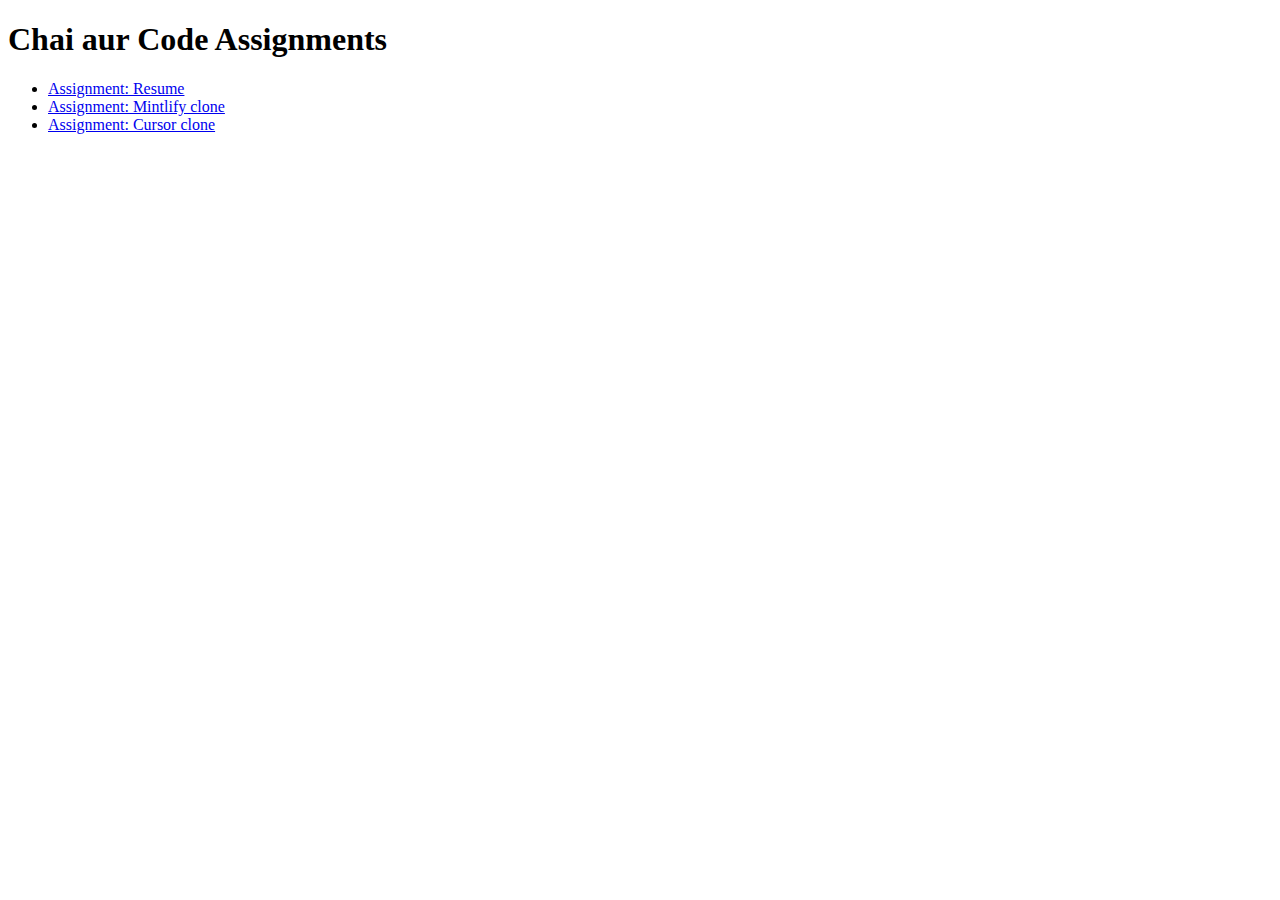
<file: index.html>
<!DOCTYPE html>
<html lang="en">
<head>
  <meta charset="UTF-8">
  <title>Chai aur Code Assignments</title>
</head>
<body>
  <h1>Chai aur Code Assignments</h1>

  <ul>
    <li><a href="html_page/resume.html">Assignment: Resume</a></li>
    <li><a href="css_assignment_02/homepage.html">Assignment: Mintlify clone</a></li>
    <li><a href="css_assignment_01/homepage.html">Assignment: Cursor clone</a></li>
  </ul>
</body>
</html>
</file>
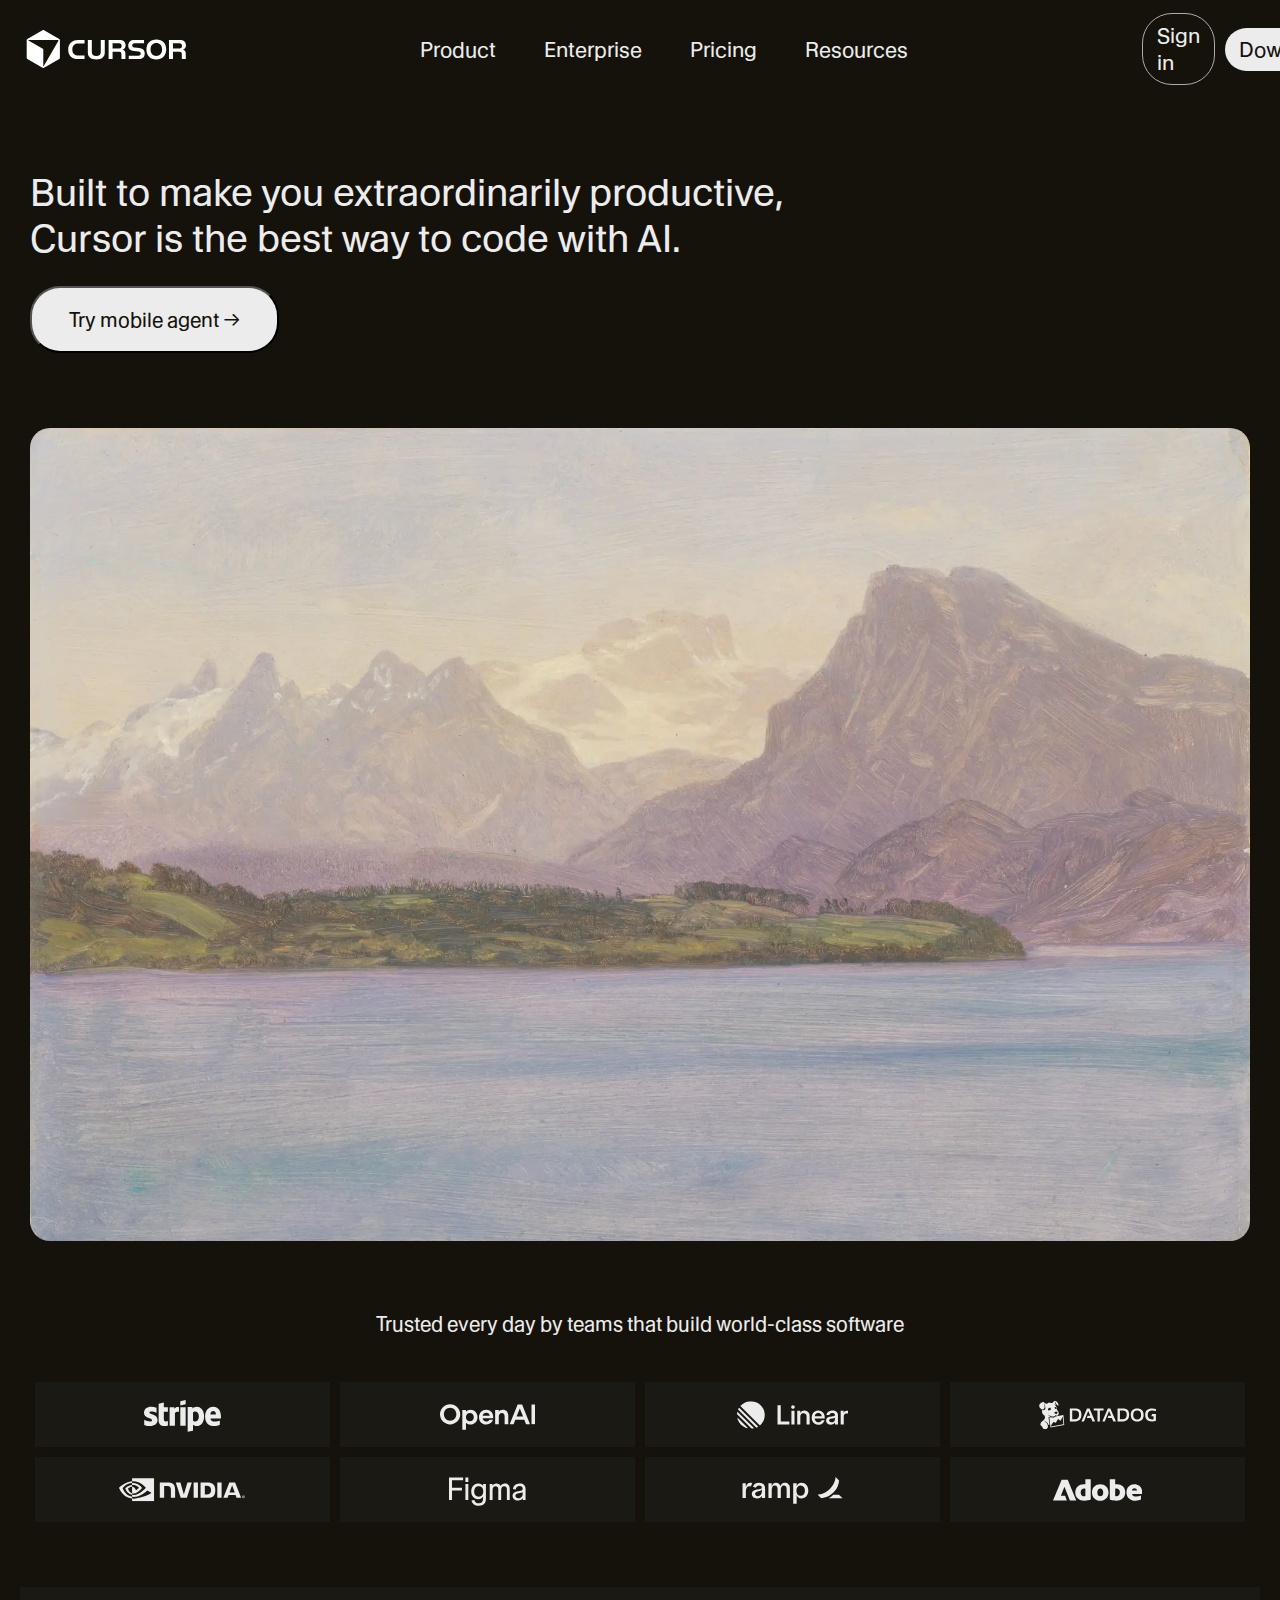
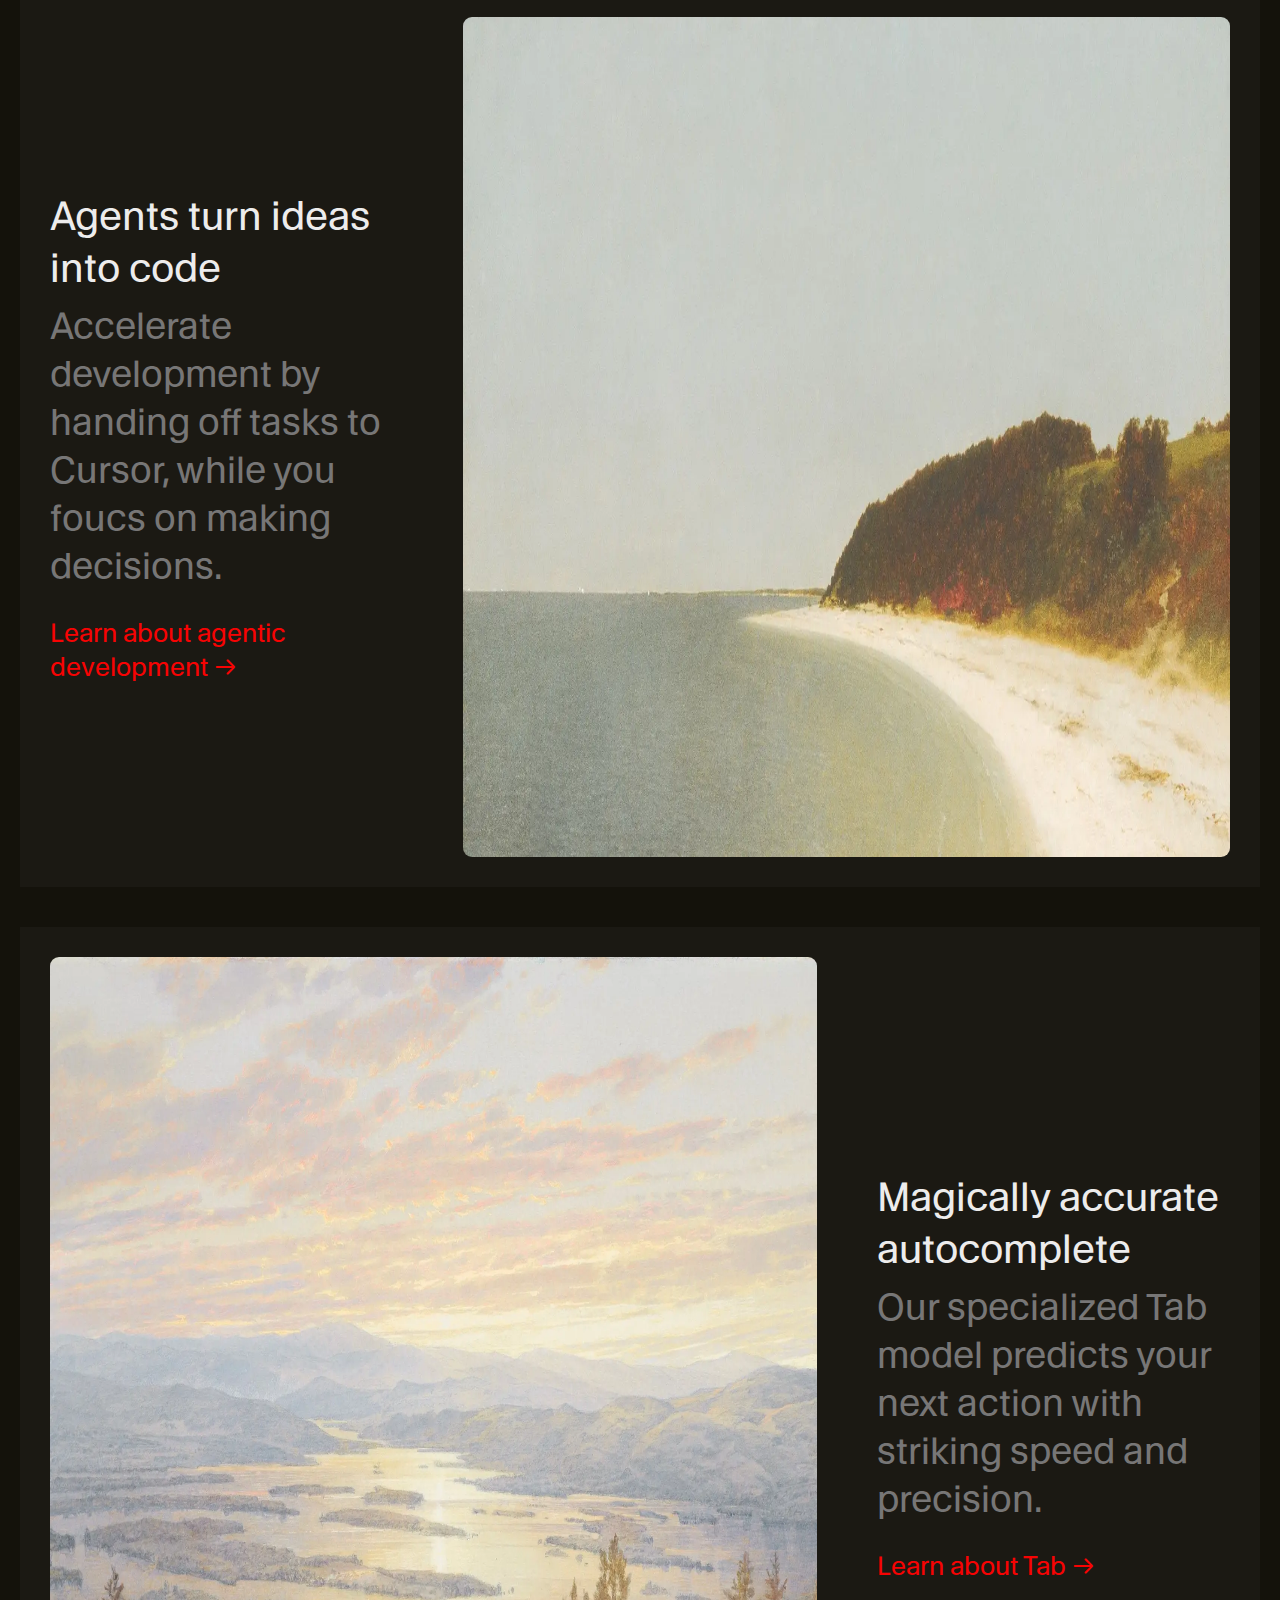
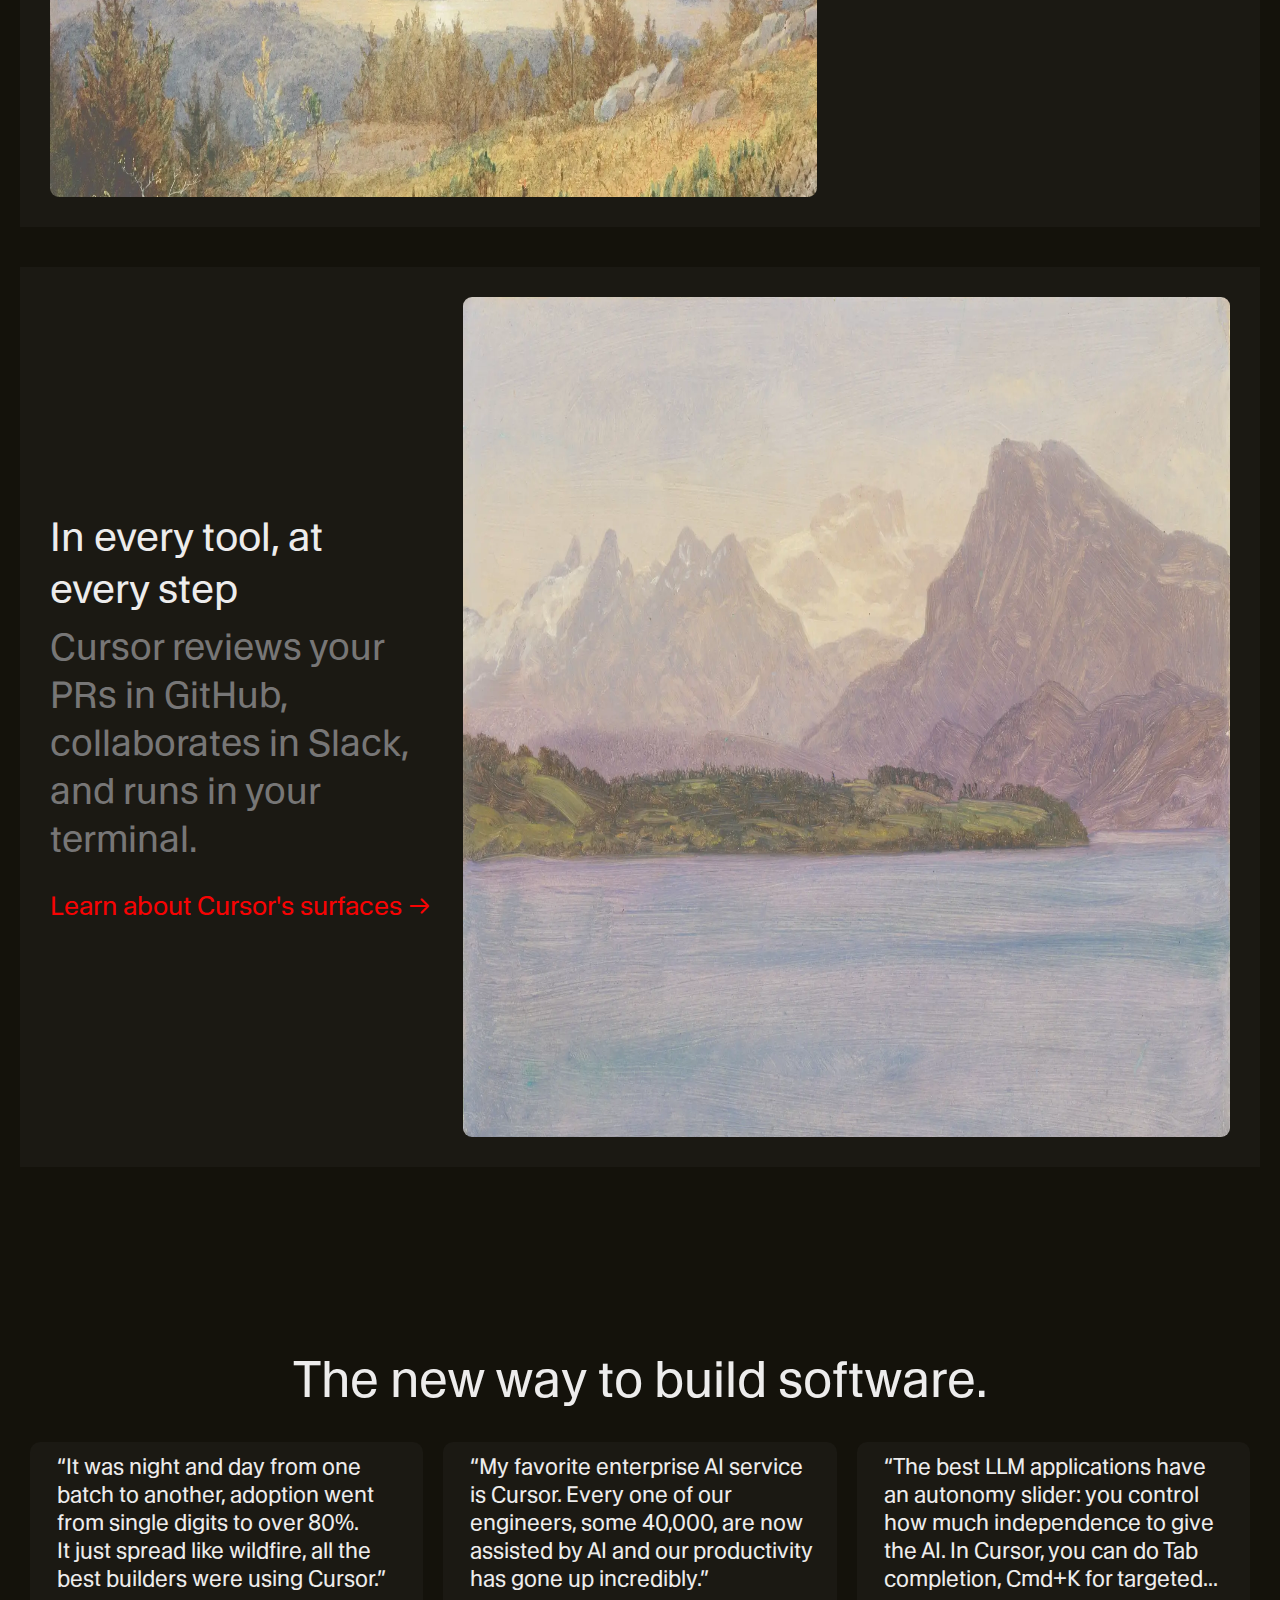
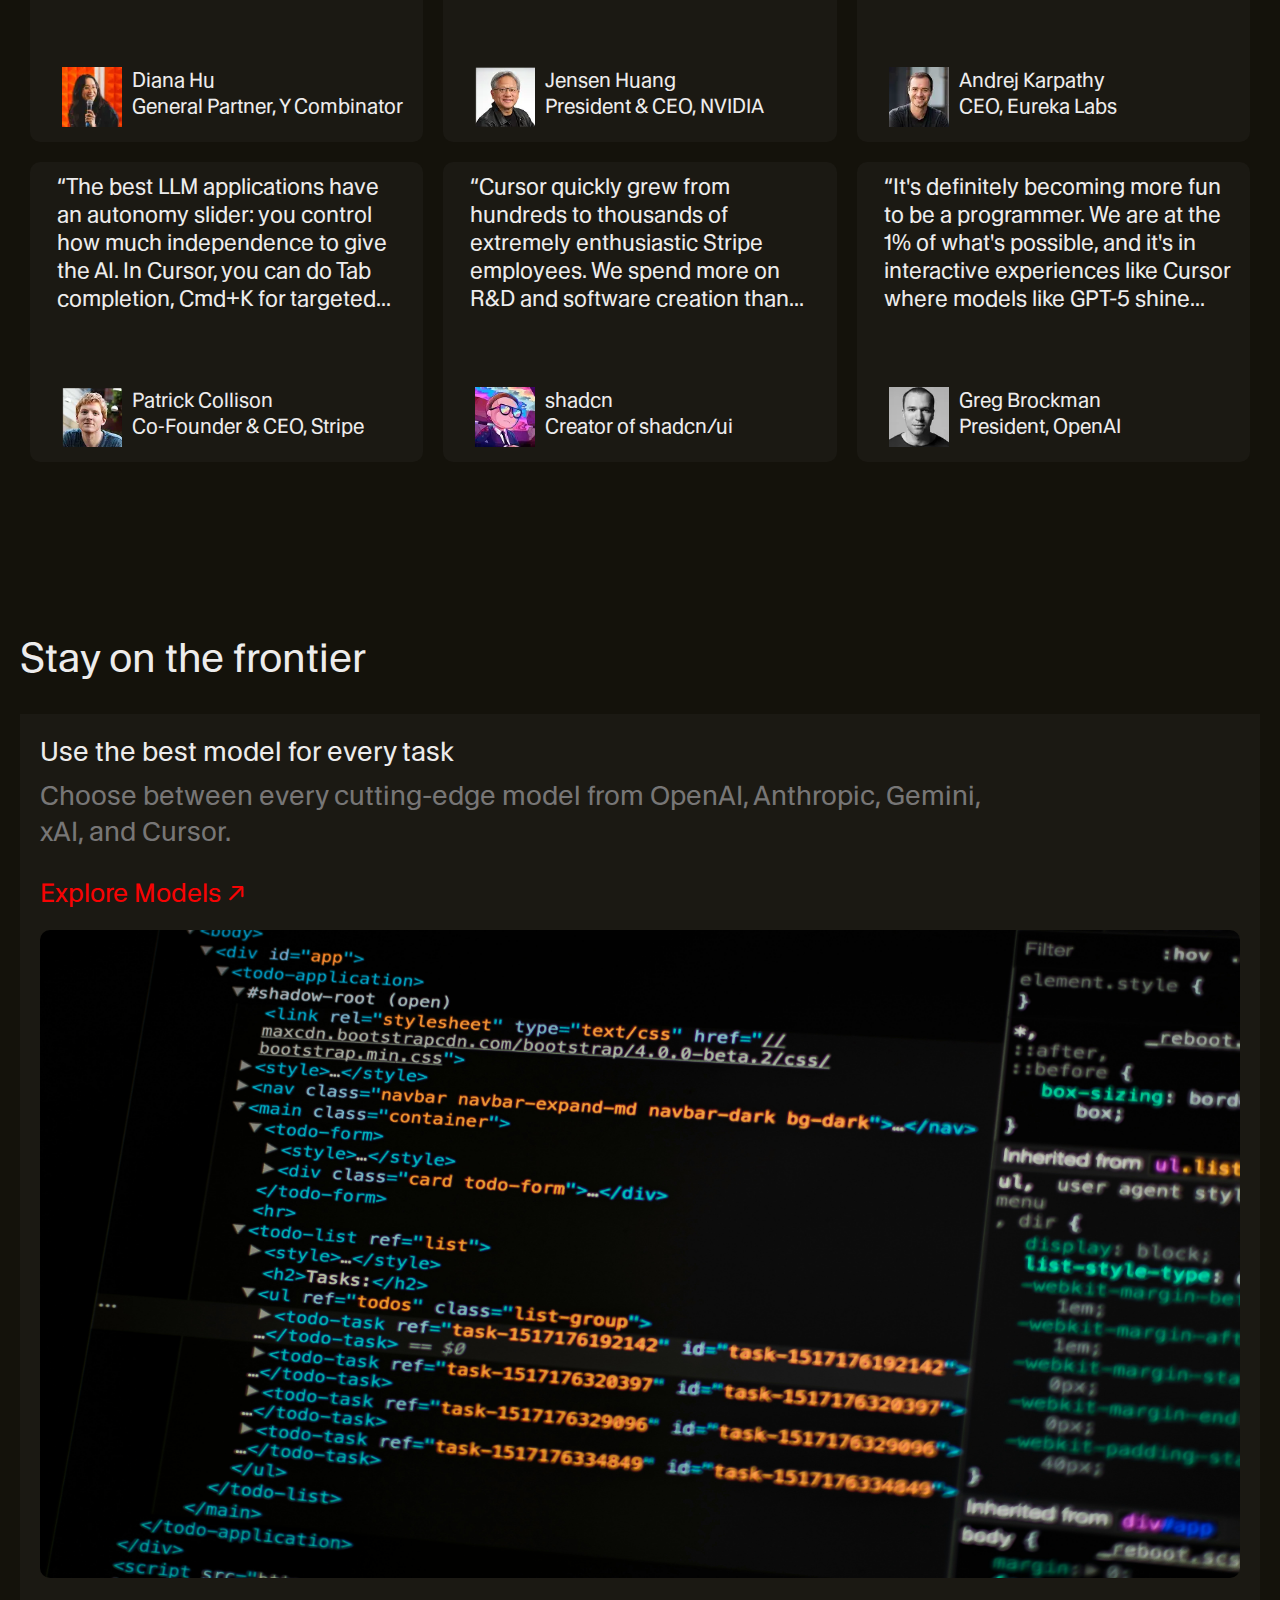
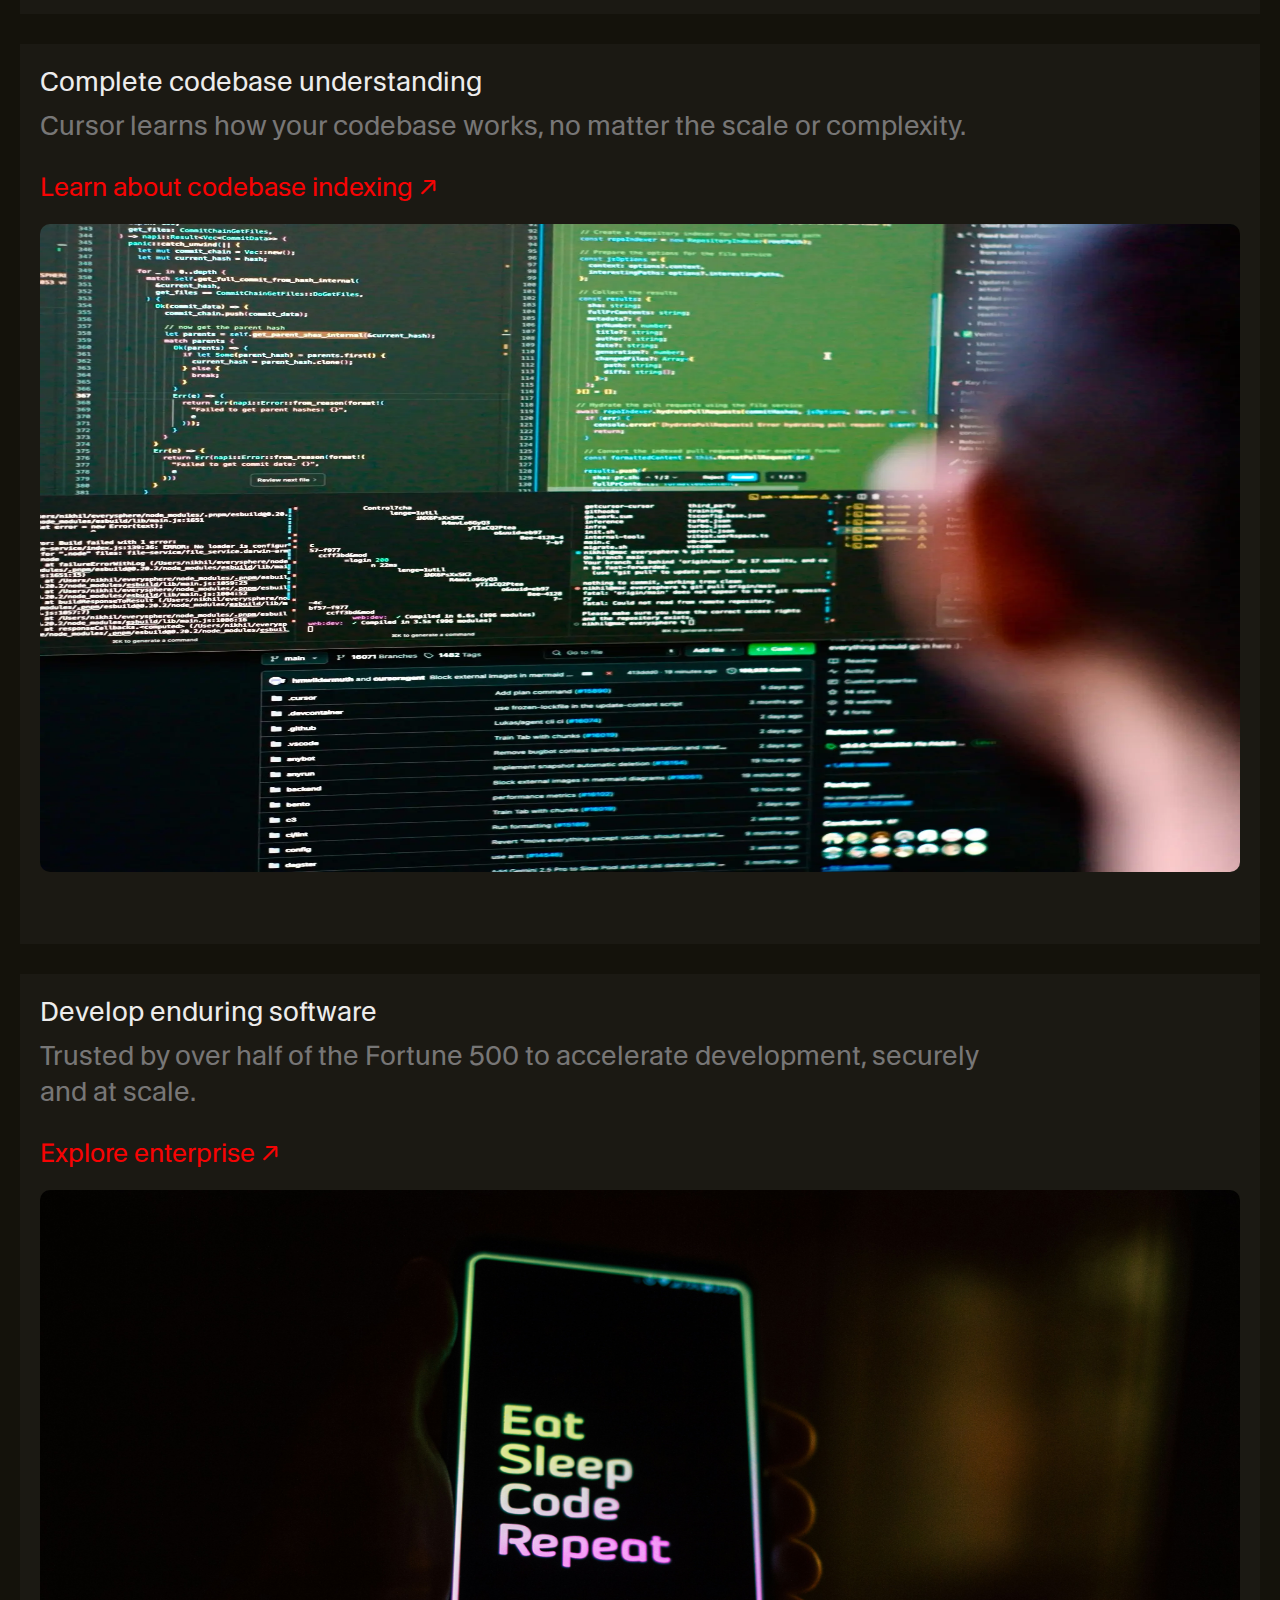
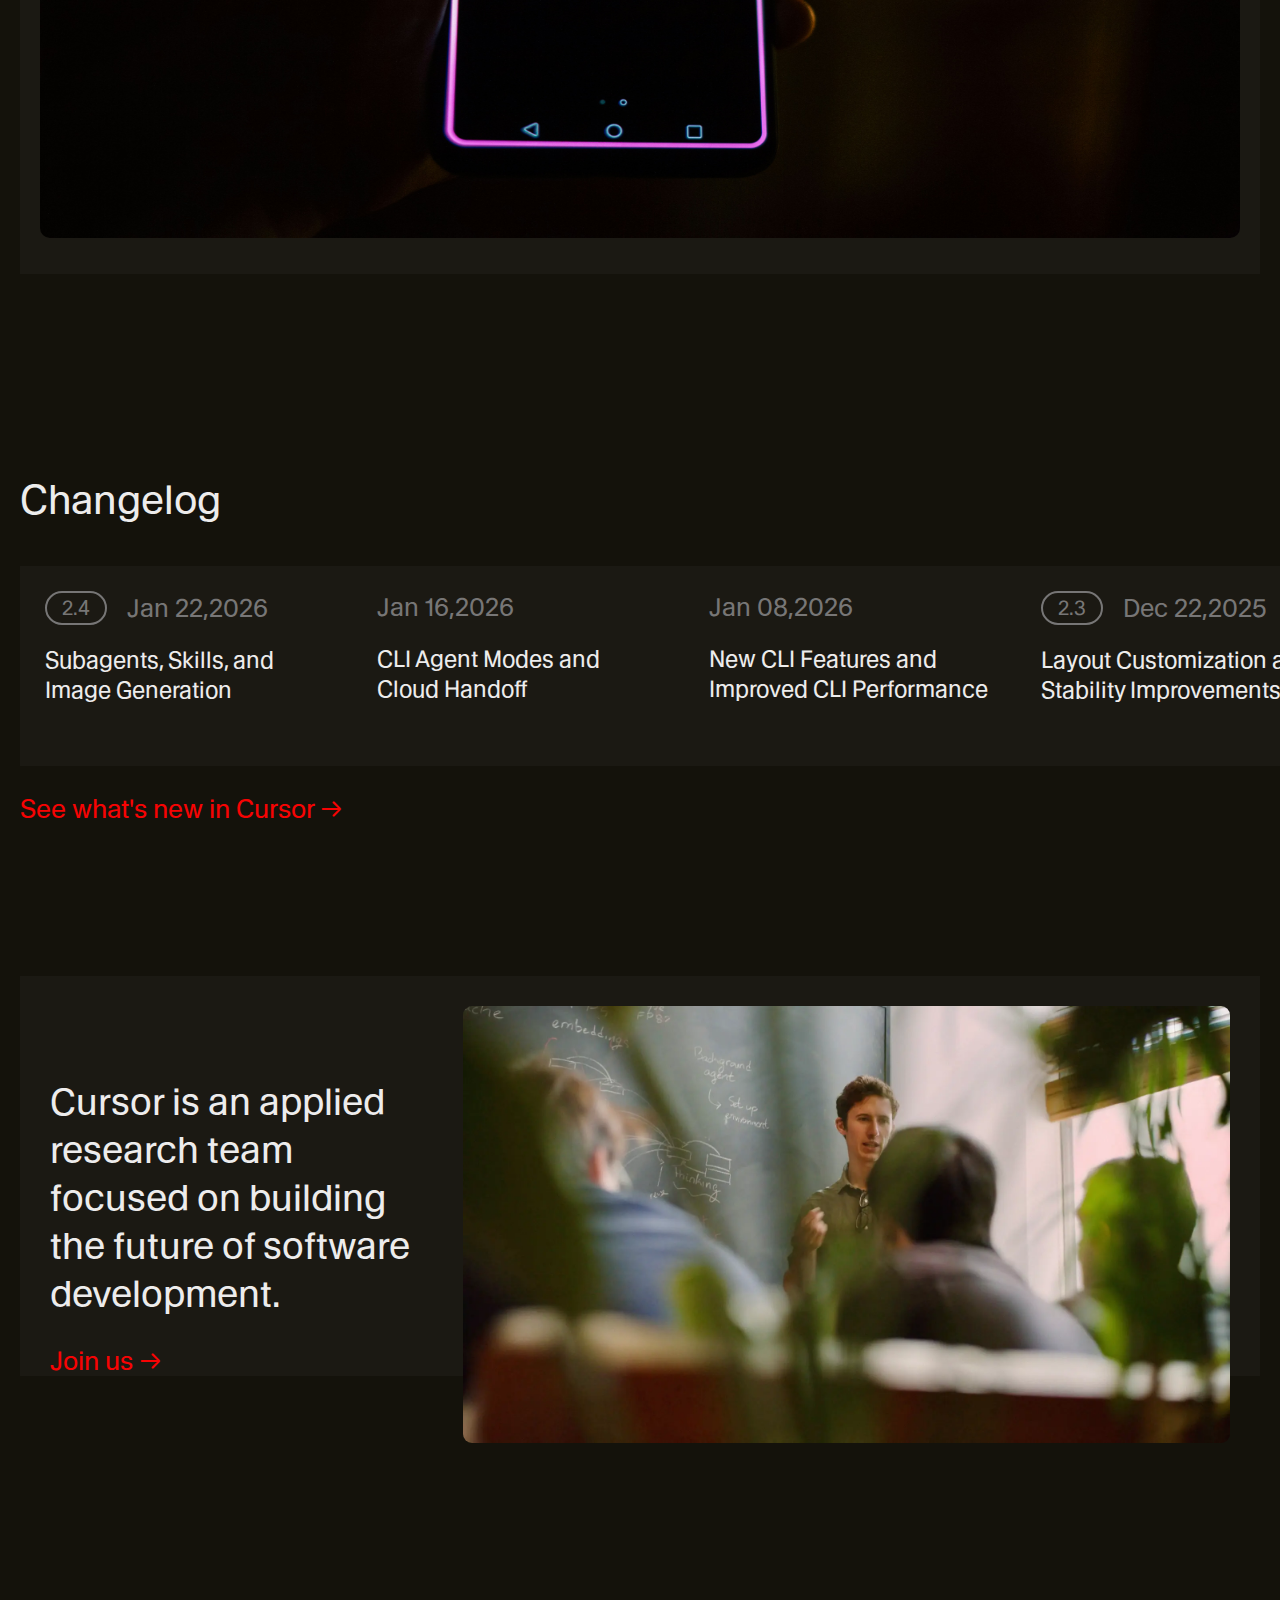
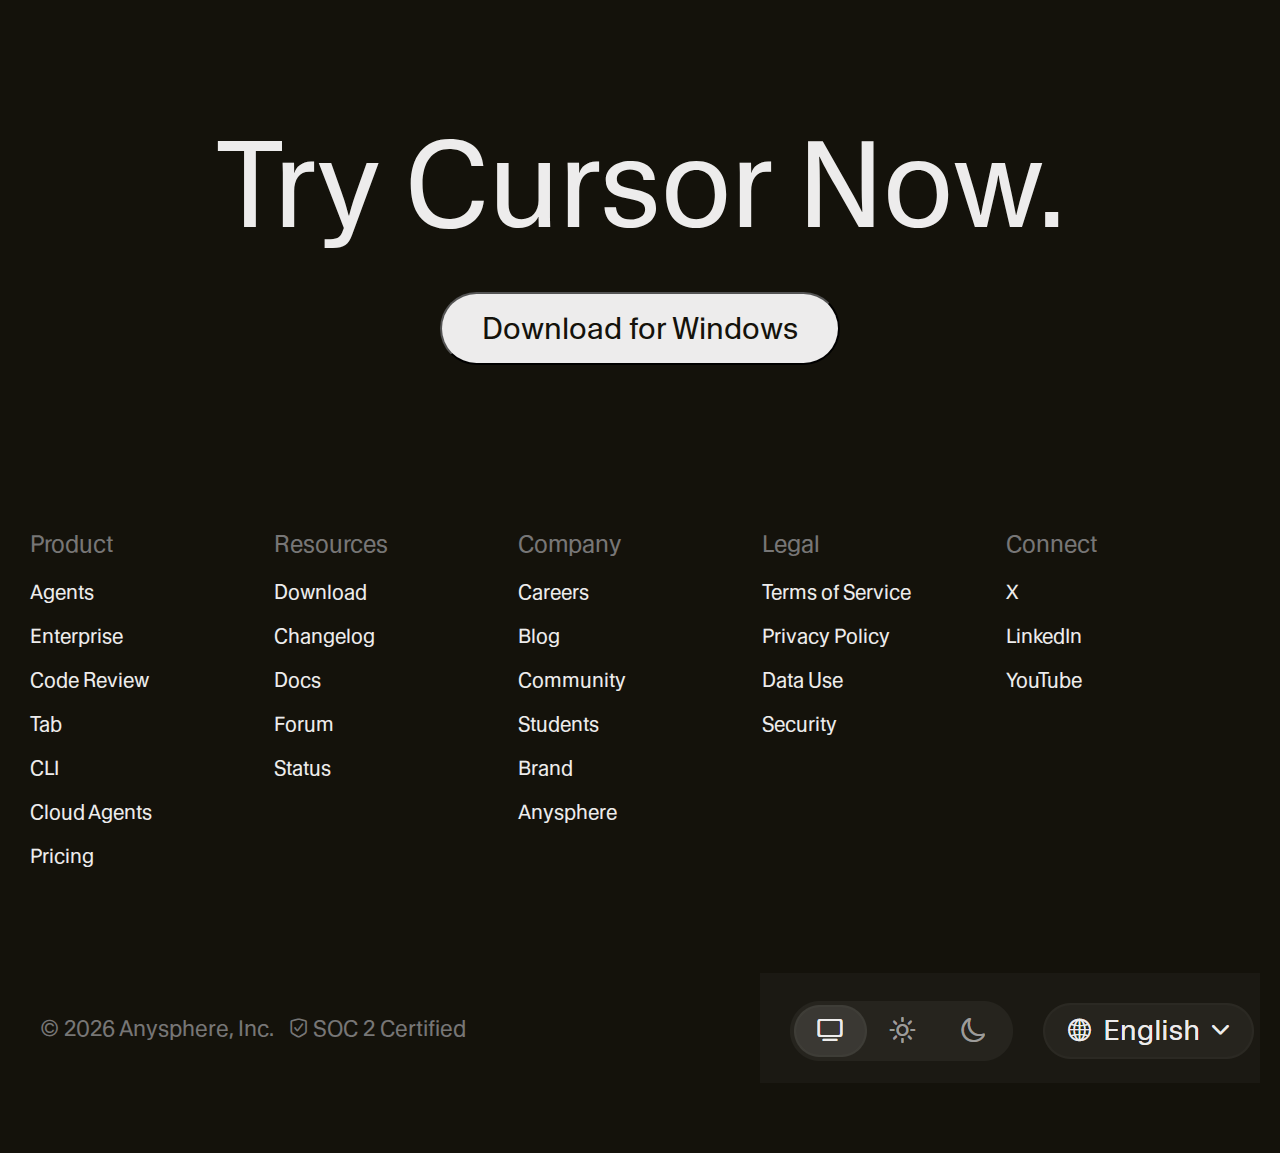
<file: css_assignment_01/homepage.html>
<!DOCTYPE html>
<html lang="en">
<head>
    <meta charset="UTF-8">
    <meta name="viewport" content="width=device-width, initial-scale=1.0">
    <link rel="stylesheet" href="./assets/cursor-gothic/cursor-gothic.css">
    <link rel="stylesheet" href="./styles.css">
    <title>Cursor clone</title>   
</head>
<body>
 <header class="site-header">
  <nav class="site-navbar">
    <img src="./assets/cursor-logo.svg" alt="img" class="nav-right" style="height: 40px;"></img>
    <div class = "nav-center">
        <a href="" class="nav-links">Product</a>
        <a href="" class="nav-links">Enterprise</a>
        <a href="" class="nav-links">Pricing</a>
        <a href="" class="nav-links">Resources</a>
    </div>
    <div class ="nav-right">
        <div class="outline-button" style="font-size: 21px;"> Sign in</div>
        <div class="filled-button" style="font-size: 21px;"> Download</div>
    </div>
  </nav>
 </header>
 <section class="hero">
    <div class="hero-top">
    <h1 class="hero-header">Built to make you extraordinarily productive, Cursor is the best way to code with AI.</h1>
    <button class="filled-button" style="  width: 249px; height: 67px; font-size: 20px;"> Try mobile agent &rarr; </button>
    </div>
    <div class="hero-bottom">
        <img src="./assets/image">
    </div>
 </section>
 <section class="trusted-by">
    <p class="trusted-by-paragraph">Trusted every day by teams that build world-class software</p>
    <div class="logos-section">
        <div class="logo-card"><img src="./assets/stripe.svg"></div>
        <div class="logo-card"><img src="./assets/openai.svg"></div>
        <div class="logo-card"><img src="./assets/linear.svg"></div>
        <div class="logo-card"><img src="./assets/datadog.svg"></div>
        <div class="logo-card"><img src="./assets/nvidia.svg"></div>
        <div class="logo-card"><img src="./assets/figma.svg"></div>
        <div class="logo-card"><img src="./assets/ramp.svg"></div>
        <div class="logo-card"><img src="./assets/adobe.svg"></div>
    </div>
 </section>
 <section class="feature-section">
    <div class="feature-card">
        <div class="feature-card-text">
          <h3 class="h3-heading"> Agents turn ideas into code</h3> 
          <p class="feature-card-paragraph"> Accelerate development by handing off tasks to
            Cursor, while you foucs on making decisions.
          </p>
          <p class="feature-card-cta"> Learn about agentic development &rarr;</p>
        </div>
        <div class="feature-card-image">
         <img src="./assets/feature-img-one.webp" alt="img"></img>
        </div>
    </div>
    <div class="feature-card feature-card-reverse-grid">
        
        <div class="feature-card-image">
         <img src="./assets/feature-img-two.webp" alt="img"></img>
        </div>
        <div class="feature-card-text">
          <h3 class="h3-heading"> Magically accurate autocomplete</h3> 
          <p class="feature-card-paragraph"> Our specialized Tab model predicts your next action 
            with striking speed and precision.
          </p>
          <p class="feature-card-cta"> Learn about Tab &rarr;</p>
        </div>
    </div>
    <div class="feature-card">
        <div class="feature-card-text">
          <h3 class="h3-heading"> In every tool, at every step</h3> 
          <p class="feature-card-paragraph"> Cursor reviews your PRs in GitHub, 
            collaborates in Slack, and runs in your terminal.
          </p>
          <p class="feature-card-cta"> Learn about Cursor's surfaces &rarr;</p>
        </div>
        <div class="feature-card-image">
         <img src="./assets/feature-img-three.webp" alt="img"></img>
        </div>
    </div>
 </section>
 <section class="testimonial-section">
    <h2 class="testimonial-header">The new way to build software.</h2>
    <div class="testimonial-cards">
        <div class="testimonial-card">
            <div class="testimonial-card-text">“It was night and day from one batch to another, adoption went from single digits to over 80%. 
                  It just spread like wildfire, all the best builders were using Cursor.”</div>
            <div class="testimonial-by">
                <img src="./assets/diana-hu-avatar.webp">
                <div class="testimonial-by-text">
                    <h4 class="testimonial-by-name">Diana Hu</h4>
                    <h4 class="testimonial-by-brand">General Partner, Y Combinator</h4>
                </div>
            </div>
        </div>
        <div class="testimonial-card">
            <div class="testimonial-card-text">“My favorite enterprise AI service is Cursor. 
                Every one of our engineers, some 40,000, are now assisted by AI and our productivity has gone up incredibly.”</div>
            <div class="testimonial-by">
                <img src="./assets/jensen-huang-avatar.webp">
                <div class="testimonial-by-text">
                    <h4 class="testimonial-by-name">Jensen Huang</h4>
                    <h4 class="testimonial-by-brand">President & CEO, NVIDIA</h4>
                </div>
            </div>
        </div>
            <div class="testimonial-card">
            <div class="testimonial-card-text">“The best LLM applications have an autonomy slider: 
            you control how much independence to give the AI. In Cursor, you can do Tab completion, Cmd+K for targeted...</div>
            <div class="testimonial-by">
                <img src="./assets/andrej-karpathy-avatar.webp">
                <div class="testimonial-by-text">
                    <h4 class="testimonial-by-name">Andrej Karpathy</h4>
                    <h4 class="testimonial-by-brand">CEO, Eureka Labs</h4>
                </div>
            </div>
        </div>
        <div class="testimonial-card">
            <div class="testimonial-card-text">“The best LLM applications have an autonomy slider: you control how much independence to give the AI.
            In Cursor, you can do Tab completion, Cmd+K for targeted... </div>
            <div class="testimonial-by">
                <img src="./assets/patrick-collison-avatar.webp">
                <div class="testimonial-by-text">
                    <h4 class="testimonial-by-name">Patrick Collison</h4>
                    <h4 class="testimonial-by-brand">Co‑Founder & CEO, Stripe</h4>
                </div>
            </div>
        </div>
        <div class="testimonial-card">
            <div class="testimonial-card-text">“Cursor quickly grew from hundreds to thousands of extremely enthusiastic Stripe employees.
            We spend more on R&D and software creation than...</div>
            <div class="testimonial-by">
                <img src="./assets/shadcn-avatar.webp">
                <div class="testimonial-by-text">
                    <h4 class="testimonial-by-name">shadcn</h4>
                    <h4 class="testimonial-by-brand">Creator of shadcn/ui</h4>
                </div>
            </div>
        </div>
        <div class="testimonial-card">
            <div class="testimonial-card-text">“It's definitely becoming more fun to be a programmer.
            We are at the 1% of what's possible, and it's in interactive experiences like Cursor where models like GPT-5 shine... </div>
            <div class="testimonial-by">
                <img src="./assets/greg-brockman-avatar.webp">
                <div class="testimonial-by-text">
                    <h4 class="testimonial-by-name">Greg Brockman</h4>
                    <h4 class="testimonial-by-brand">President, OpenAI</h4>
                </div>
            </div>
        </div>
    </div>
 </section>
 <section class="use-case">
    <h3 class="h3-heading"> Stay on the frontier</h3> 
     <div class="usecase-card">
          <h3 class="h3-heading" style="font-size: 27px;"> Use the best model for every task</h3> 
          <p class="feature-card-paragraph" style="font-size: 27px; width:80%;"> Choose between every cutting-edge model from OpenAI, Anthropic, Gemini, xAI, and Cursor.</p>
          <p class="feature-card-cta"> Explore Models &#8599;</p>
          <div class="usecase-image">
            <img src="./assets/usecase-card-one.jpg"></img>
        </div>
        </div> 
         <div class="usecase-card">
          <h3 class="h3-heading" style="font-size: 27px;"> Complete codebase understanding</h3> 
          <p class="feature-card-paragraph" style="font-size: 27px; width:80%;"> Cursor learns how your codebase works, no matter the scale or complexity.</p>
          <p class="feature-card-cta"> Learn about codebase indexing &#8599;</p>
          <div class="usecase-image">
            <img src="./assets/usecase-card-two.webp"></img>
        </div>
        </div> 
         <div class="usecase-card">
          <h3 class="h3-heading" style="font-size: 27px;">Develop enduring software</h3> 
          <p class="feature-card-paragraph" style="font-size: 27px; width:80%;"> Trusted by over half of the Fortune 500 to accelerate development, securely and at scale.</p>
          <p class="feature-card-cta"> Explore enterprise &#8599;</p>
          <div class="usecase-image">
            <img src="./assets/usecase-card-three.jpg"></img>
        </div>
        </div> 
 </section>
 <section class="changelog">
      <h3 class="h3-heading"> Changelog</h3> 
      <div class="change-info-grid">
        <div class="change-info-card">
            <div class="change-info-card-top">
                <div class="version-pill">2.4</div> <div class="change-date">Jan 22,2026</div>
            </div>
            <div class="change-description">Subagents, Skills, and Image Generation</div>
        </div>
        <div class="change-info-card">
            <div class="change-info-card-top">
                <div class="change-date">Jan 16,2026</div>
            </div>
            <div class="change-description">CLI Agent Modes and Cloud Handoff</div>
        </div>
        <div class="change-info-card">
            <div class="change-info-card-top">
               <div class="change-date">Jan 08,2026</div>
            </div>
            <div class="change-description">New CLI Features and Improved CLI Performance</div>
        </div>
         <div class="change-info-card">
            <div class="change-info-card-top">
                <div class="version-pill">2.3</div> <div class="change-date">Dec 22,2025</div>
            </div>
            <div class="change-description">Layout Customization and Stability Improvements</div>
        </div>
      </div>
      <p class="feature-card-cta"> See what's new in Cursor  &rarr;</p>
 </section>
 <section class="about-team">
       <div class="feature-card" style="height: 400px;">
        <div class="feature-card-text">
          <p class="feature-card-paragraph" style="color: var(--accent-color)"> Cursor is an applied research team focused on building the future of software development.
          </p>
          <p class="feature-card-cta"> Join us &rarr;</p>
        </div>
        <div class="feature-card-image">
         <img src="./assets/homepage-team-photo.webp" alt="img"></img>
        </div>
    </div> 
 </section>
 <section class="final-cta">
 <h1 class="final-cta-text">Try Cursor Now.</h1>
 <button class="filled-button final-cta-button">Download for Windows</button>
 </section>
  <footer>
      <div class="footer-card">
        <div class="footer-grid">
         <div class="footer-grid-item">
            <h3 class="footer-grid-item-heading">Product</h3>
            <a class="footer-grid-link">Agents</a>
            <a class="footer-grid-link">Enterprise</a>
            <a class="footer-grid-link">Code Review</a>
            <a class="footer-grid-link">Tab</a>
            <a class="footer-grid-link">CLI</a>
            <a class="footer-grid-link">Cloud Agents</a>
            <a class="footer-grid-link">Pricing</a>
         </div>
         <div class="footer-grid-item">
            <h3 class="footer-grid-item-heading">Resources</h3>
            <a class="footer-grid-link">Download</a>
            <a class="footer-grid-link">Changelog</a>
            <a class="footer-grid-link">Docs</a>
            <a class="footer-grid-link">Forum</a>
            <a class="footer-grid-link">Status</a>
         </div>
         <div class="footer-grid-item">
            <h3 class="footer-grid-item-heading">Company</h3>
            <a class="footer-grid-link">Careers</a>
            <a class="footer-grid-link">Blog</a>
            <a class="footer-grid-link">Community</a>
            <a class="footer-grid-link">Students</a>
            <a class="footer-grid-link">Brand</a>
            <a class="footer-grid-link">Anysphere</a>
         </div>
         <div class="footer-grid-item">
            <h3 class="footer-grid-item-heading">Legal</h3>
            <a class="footer-grid-link">Terms of Service</a>
            <a class="footer-grid-link">Privacy Policy</a>
            <a class="footer-grid-link">Data Use</a>
            <a class="footer-grid-link">Security</a>
         </div>
         <div class="footer-grid-item">
            <h3 class="footer-grid-item-heading">Connect</h3>
            <a class="footer-grid-link">X</a>
            <a class="footer-grid-link">LinkedIn</a>
            <a class="footer-grid-link">YouTube</a>
         </div>
        </div>
        <div class="footer-end">
         <div class="footer-end-left">
            <div class="footer-end-left-text">&copy; 2026 Anysphere, Inc.</div>
            <div class="footer-end-left-text">&#128737; SOC 2 Certified</div>
           </div>
         <div class="footer-end-right">
           <img src="./assets/footer-right.png">
      </div>
      </div>
    </footer>
</body>
</html>
</file>
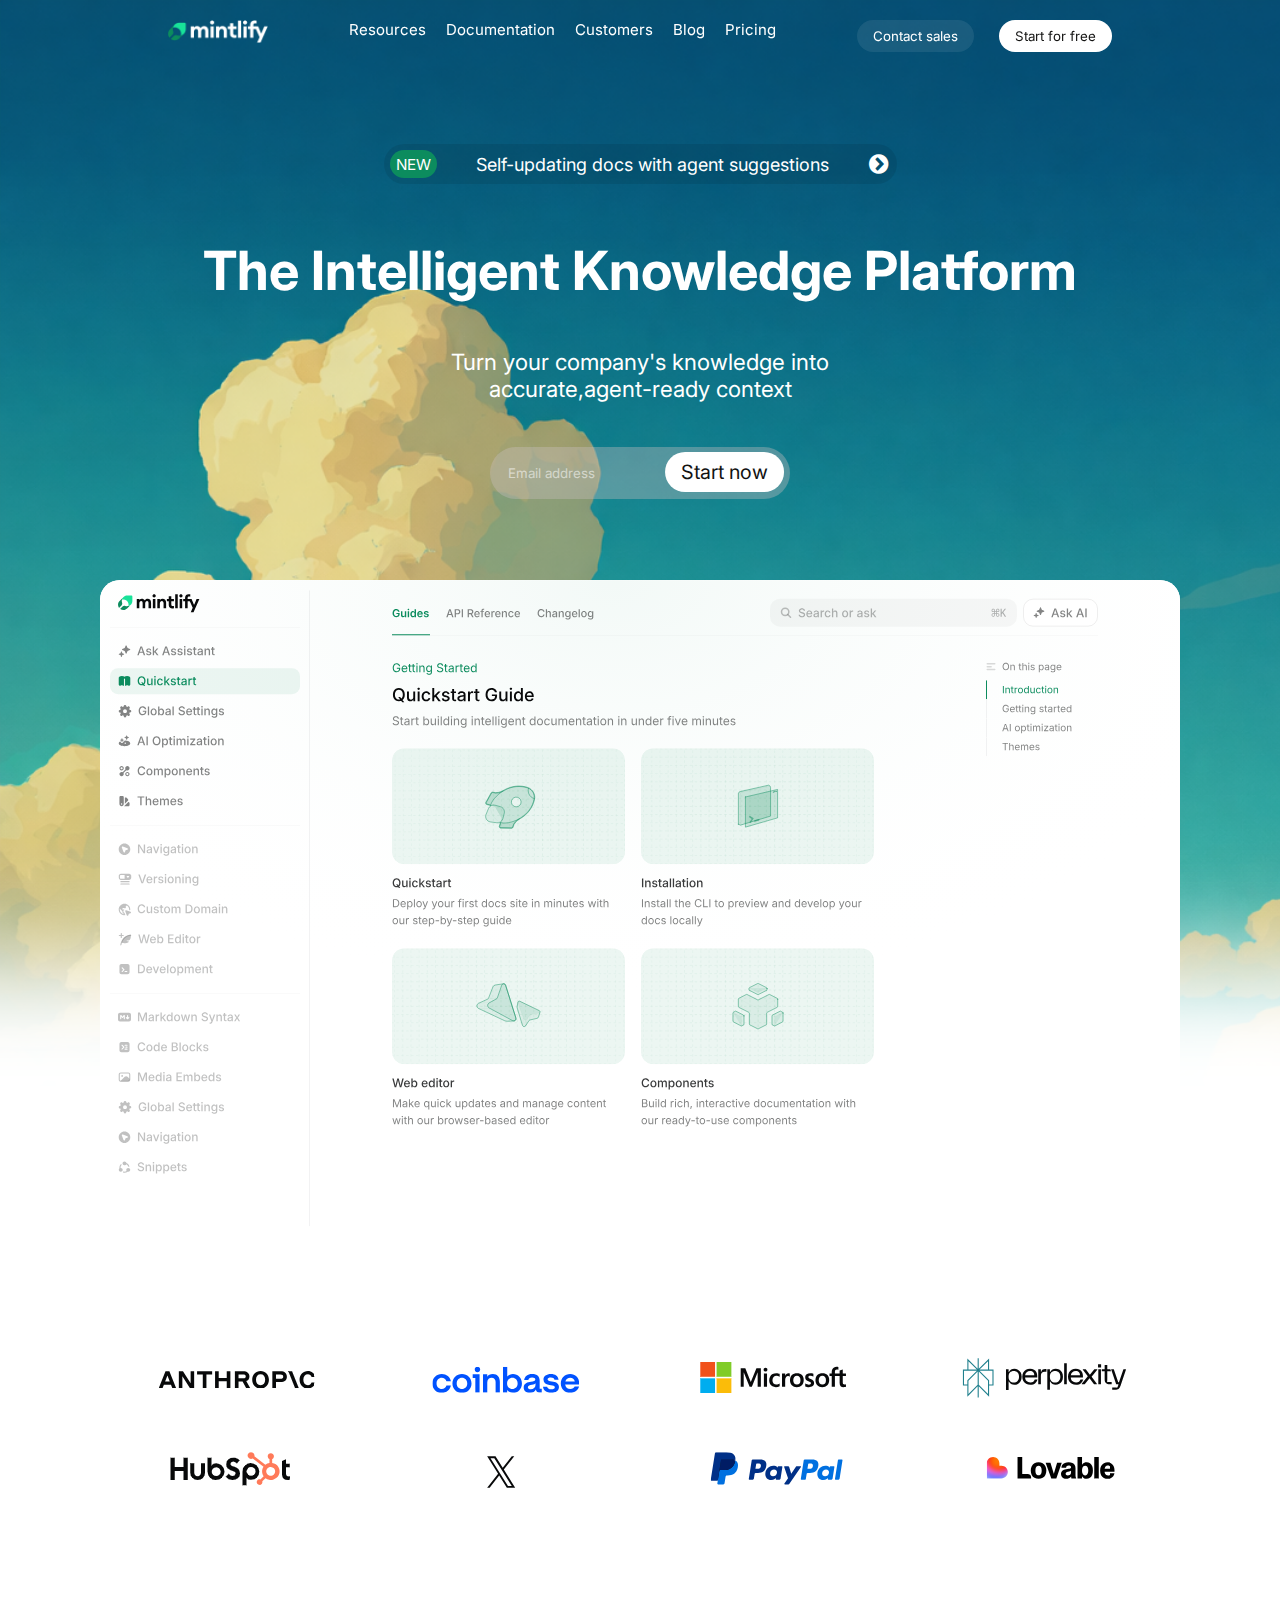
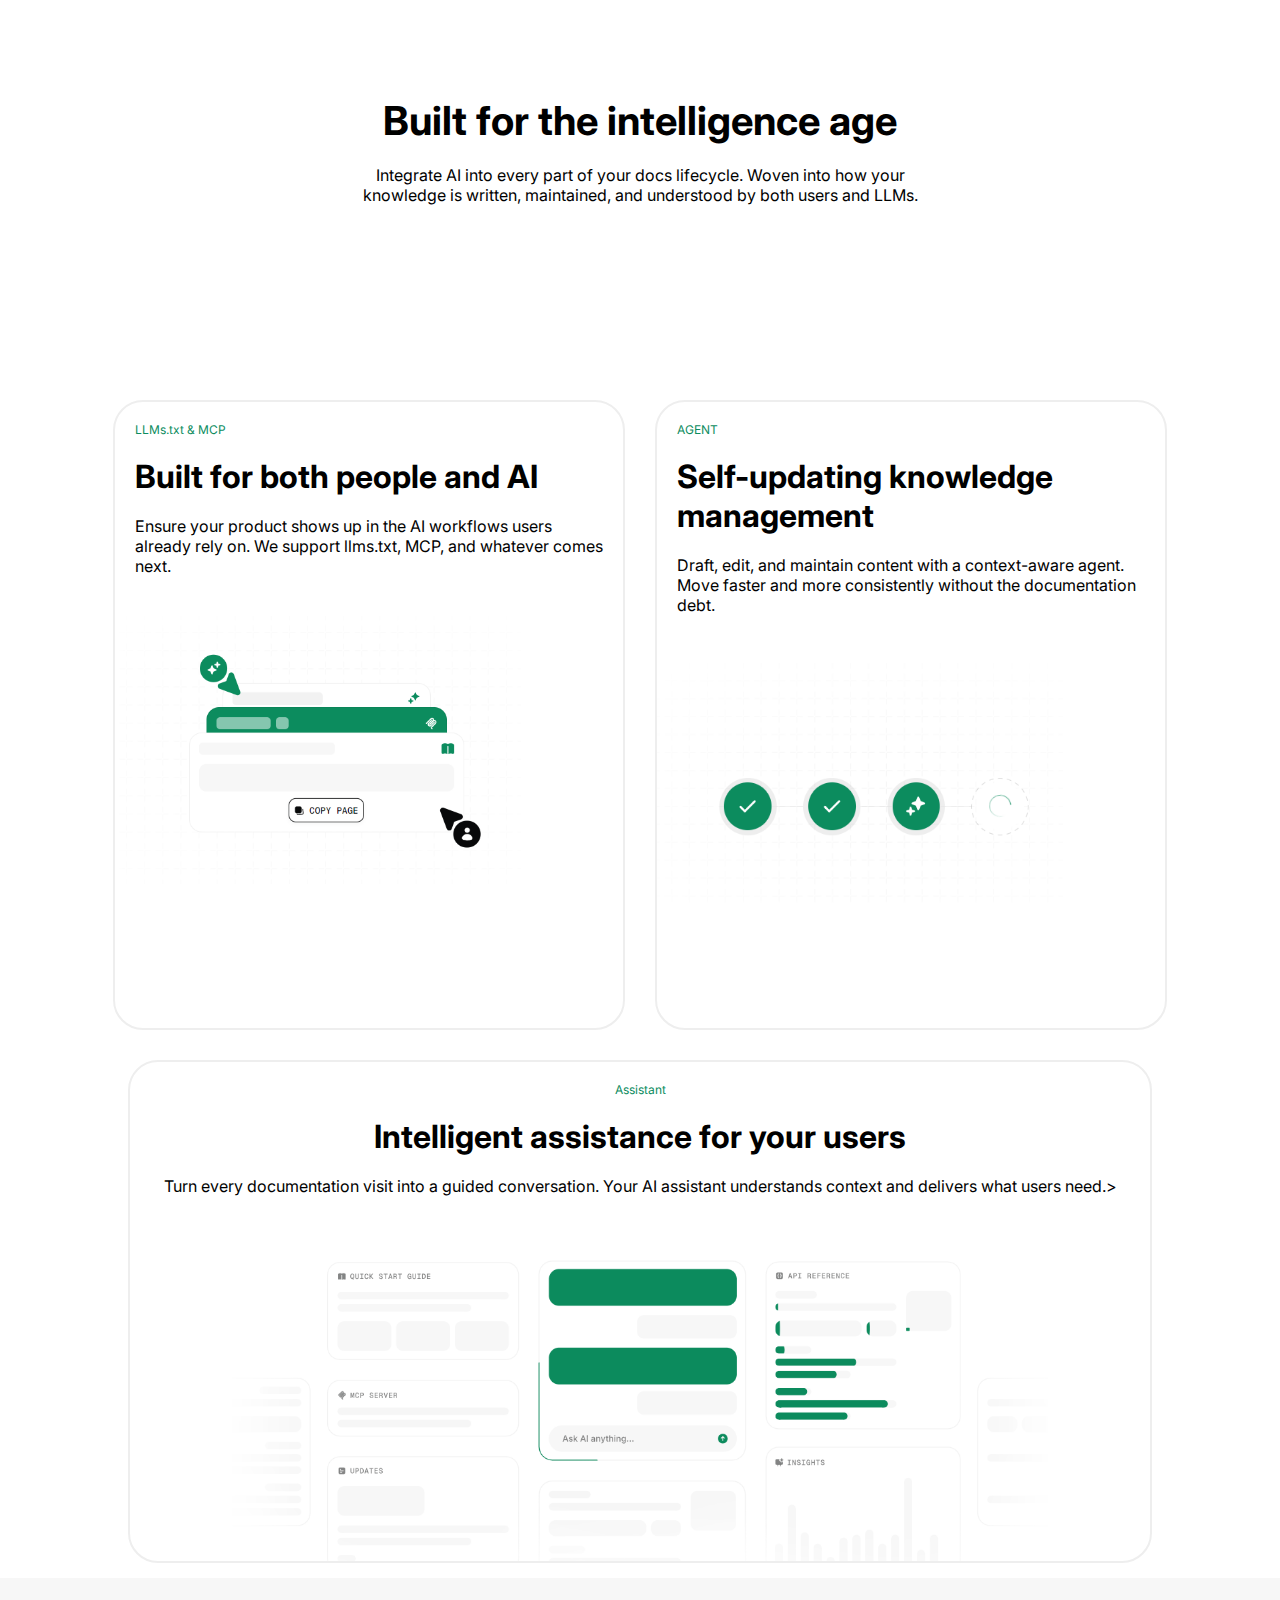
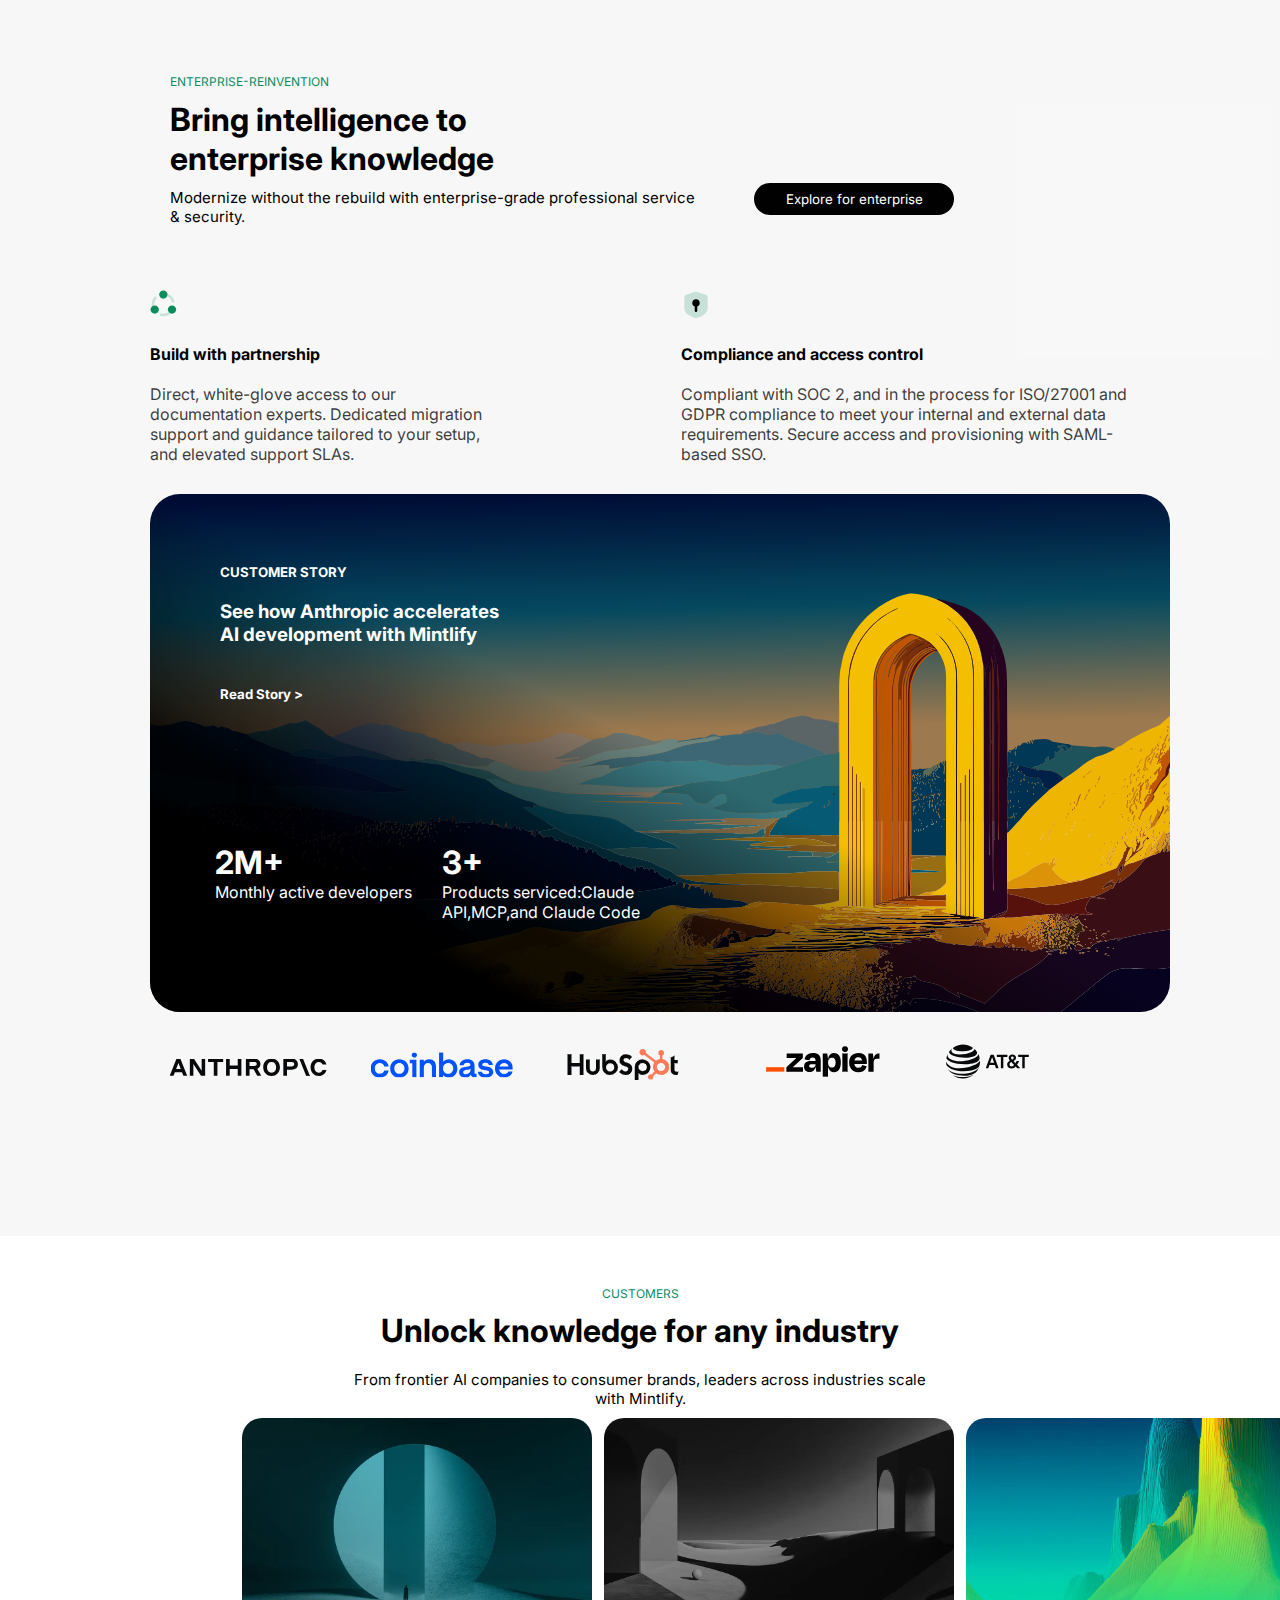
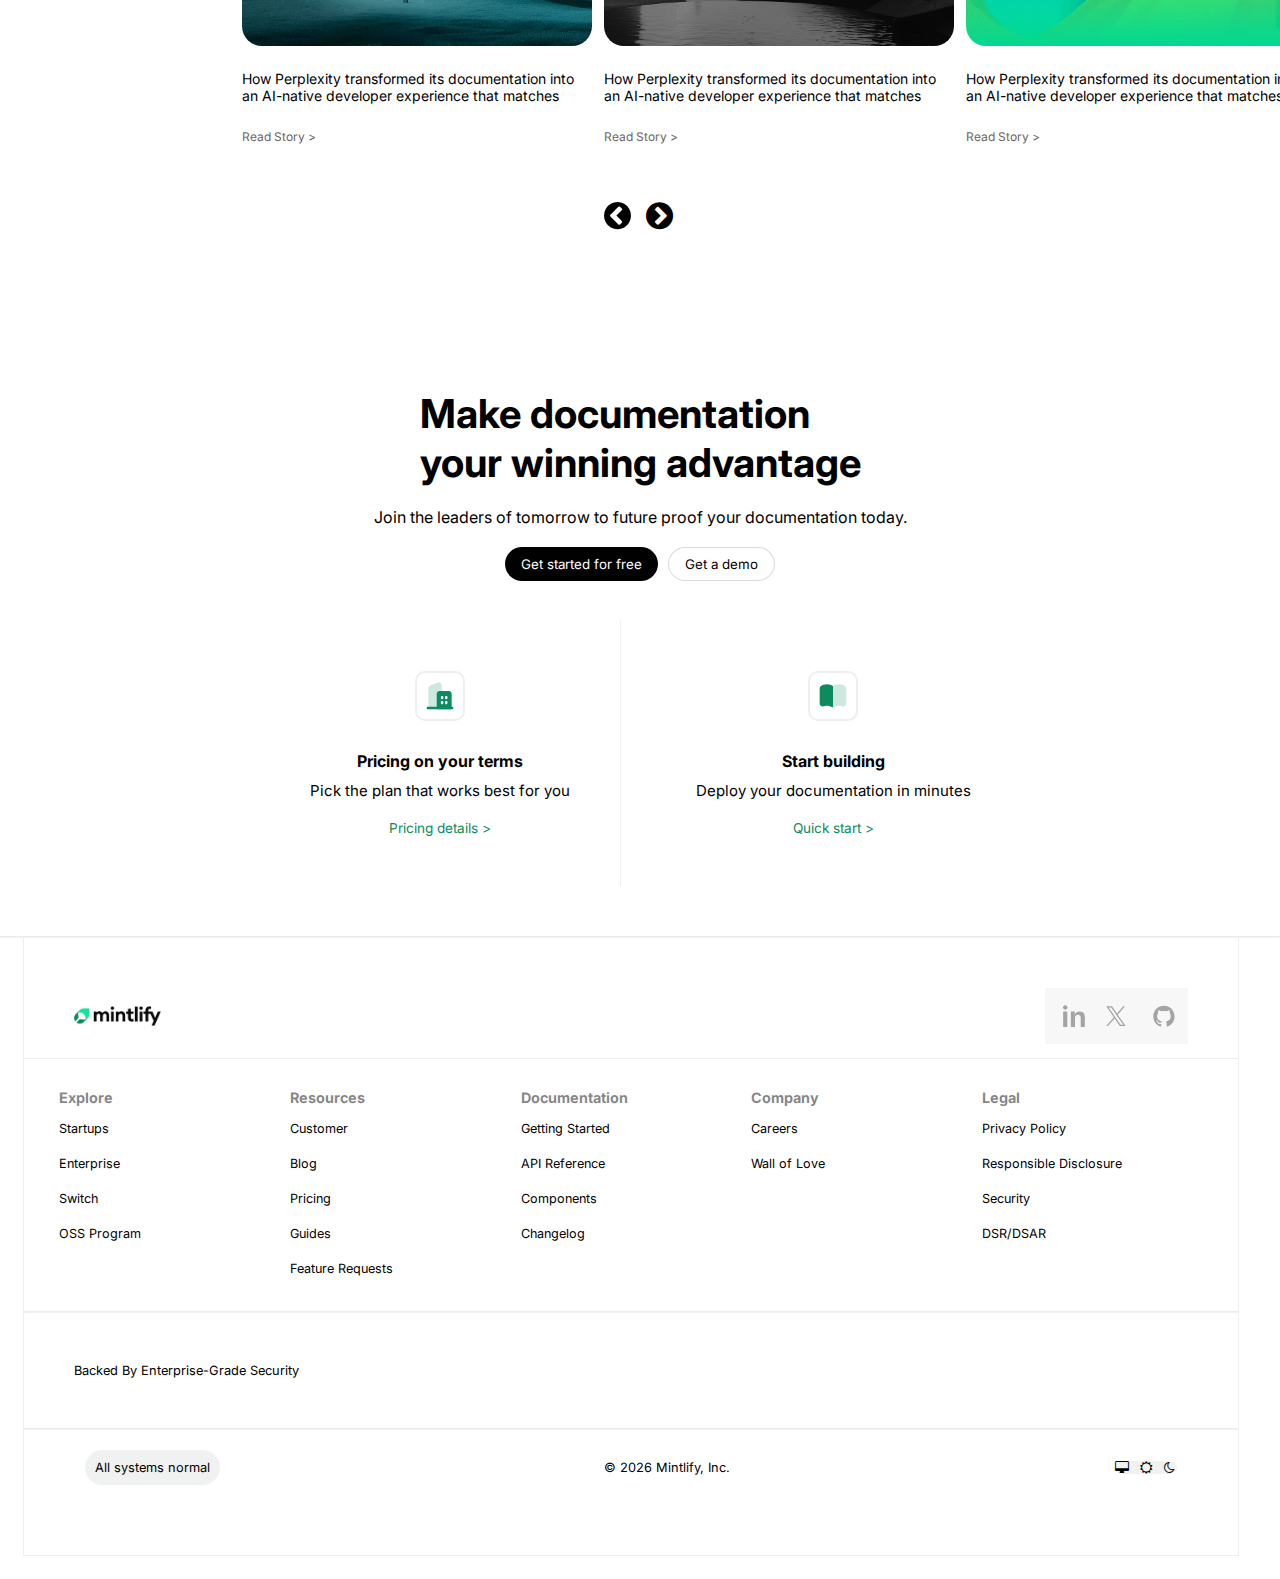
<file: css_assignment_02/homepage.html>
<!DOCTYPE html>
<html lang="en">
<head>
    <meta charset="UTF-8">
    <meta name="viewport" content="width=device-width, initial-scale=1.0">
    <link rel="stylesheet" href="../css_assignment_02/styles.css">
    <link rel="stylesheet" href="https://cdnjs.cloudflare.com/ajax/libs/font-awesome/4.7.0/css/font-awesome.min.css">
    <link rel="preconnect" href="https://fonts.googleapis.com">
    <link rel="preconnect" href="https://fonts.gstatic.com" crossorigin>
    <link href="https://fonts.googleapis.com/css2?family=Inter:wght@400;500;600;700&display=swap" rel="stylesheet">

    <title>mintlify clone</title>
</head>
<body>
   <div>
    <header>
     <nav class="site-header">
        <div class = "nav-bar">
         <div id= "nav-child-1"> <img  class="logo" src="../css_assignment_02/assets/mintlify-wordmark-light.png" alt="logo"></img></div>
         <div id="nav-child-2">
            <div class = "nav-center-container">
              <div class =" nav-center-item clickable-item"> Resources</div>
              <div class =" nav-center-item clickable-item"> Documentation</div>
              <div class =" nav-center-item clickable-item">Customers</div>
              <div class =" nav-center-item clickable-item">Blog</div>
              <div class =" nav-center-item clickable-item">Pricing</div>
            </div>
         </div>
         <div class="nav-child-3">
            <div class = "nav-right-container">
              <button class="outline-button clickable-item" style="border:none">Contact sales</button>
              <button class="filled-button clickable-item"> Start for free</button>
            </div>
         </div>

        </div>
     </nav>
    </header>
    <section>
     <div class="hero background-image">
      <div class ="hero-button clickable-item">
         <button class="hero-button-badge hero-button-item"> NEW</button>
         <div class="hero-button-text hero-button-item"> Self-updating docs with agent suggestions</div>
         <div class="hero-svg-icon hero-button-item">	&#xf138; </div>
      </div>
      <h1 class = "hero-header">The Intelligent Knowledge Platform</h1>
      <p class = "hero-paragraph"> Turn your company's knowledge into accurate,agent-ready context</p>
      <div class="hero-bottom">
      <input type="search" placeholder="Email address" class="hero-searchbar" style="width: 300px;"> </input>
       <button class="hero-searchbar-button filled-button">Start now</button>
      </div>
      <div>
       <div class="hero-card-container">
        <img src="./assets/hero-image-light.svg" alt="card" class="hero-card" ></img>
       </div> 
      </div>
     </div>
    </section>
    <section class="logo-grid">
      <div class="customer-logo"><img src="./assets/anthropic.png"></img></div>
      <div class="customer-logo"><img src="./assets/coinbase.png"></img></div>
      <div class="customer-logo"><img src="./assets/microsoft.png"></img></div>
      <div class="customer-logo"><img src="./assets/perplexity.png"></img></div>
      <div class="customer-logo"><img src="./assets/hubspot.png"></img></div>
      <div class="customer-logo"><img src="./assets/x.png"></img></div>
      <div class="customer-logo"><img src="./assets/paypal.png"></img></div>
      <div class="customer-logo"><img src="./assets/lovable.png"></img></div>  
   </section>
   
   <section class ="feature-highlights-section">
      <div class="feature-highlights-top">

         <h2 class="feature-highlights-header">Built for the intelligence age</h2><br>

         <p class="feature-highlights-paragraph"> Integrate AI into every part of your docs lifecycle. 
         Woven into how your knowledge is written, maintained, 
         and understood by both users and LLMs. </p>

      </div>
      <div class="feature-highlights-cards">
         <div class="feature-top-cards">
            <div class="card">
               <div class="feature-card-text">
                 <p class="feature-card-top-text">LLMs.txt &amp; MCP</p><br>
                 <h3 class="feature-card-header">Built for both people and AI</h3><br>
                 <p class="feature-card-paragraph">Ensure your product shows up in the AI workflows users already rely on. 
                  We support llms.txt, MCP, and whatever comes next.</p><br>
               </div>
               <div class="card-image"> <img src="./assets/card-one-image.png" alt="img here">  </img></div>
            </div>
             <div class="card">
               <div class="feature-card-text">
                 <p class="feature-card-top-text">AGENT</p><br>
                 <h3 class="feature-card-header">Self-updating knowledge management</h3><br>
                 <p class="feature-card-paragraph">Draft, edit, and maintain content with a context-aware agent. 
                  Move faster and more consistently without the documentation debt.</p><br>
                </div>
               <div class="card-image"> <img src="./assets/card-two-image.png" alt="img here">  </img></div>
            </div>
            </div>
         <div class="card" style="width: 80%; height: 70%;"> 
               <div class="feature-card-text" style="text-align: center;">
                 <p class="feature-card-top-text">Assistant</p><br>
                 <h3 class="feature-card-header">Intelligent assistance for your users</h3><br>
                 <p class="feature-card-paragraph">Turn every documentation visit into a guided conversation. 
                  Your AI assistant understands context and delivers what users need.></p><br>
                </div>
               <div class="card-image" style="margin-left: 10%;"> <img src="./assets/card-three-image.png" alt="img here">  </img></div>
            </div>
      </div>
   </section>
   <section class="enterprise-features">
   <div> 
      <div class="enterprise-top-section">
         <div class="enterprise-top-section-left">
           <div class="feature-card-top-text">ENTERPRISE-REINVENTION</div>
           <h1 class="feature-card-header">Bring intelligence to <br> enterprise knowledge</h1>
           <p class="enterprise-section-bottom-left" style="font-size: 15px;">Modernize without the rebuild with enterprise-grade professional service & security.</p>
         </div>
         <div class="enterprise-top-section-right">
            <button class="filled-button clickable-item" style="background: #010101; color: #ffff; width: 200px;">Explore for enterprise</button>
         </div>
      </div>
      <div class="feature-blocks">
         <div class="feature-block">
            <img src="./assets/feature-block-one.svg" alt="img here" class="feature-block-img"></img>
            <h4 class="feature-heading"> Build with partnership </h4>
            <p class="feature-bottom-paragraph"> Direct, white-glove access to our documentation experts.
               Dedicated migration support and guidance tailored to your setup, and elevated support SLAs.</p>
         </div>
          <div class="feature-block">
            <img src="./assets/feature-block-two.svg" alt="img here" class="feature-block-img"></img>
            <h4 class="feature-heading"> Compliance and access control </h4>
            <p class="feature-bottom-paragraph"> Compliant with SOC 2, and in the process for ISO/27001 and GDPR compliance to meet your internal and external data requirements.
               Secure access and provisioning with SAML-based SSO.</p>
         </div>
      </div>
      <div class="customer-stories">
         <img src="./assets/anthropic.svg" alt="img here" class="customer-story">
           <div class="customer-story-text-top">
            <h5>CUSTOMER STORY</h5>
            <h3 class="customer-story-text-heading"> See how Anthropic accelerates<br> AI development with Mintlify</h3>
            <h5> Read Story ></h5>
           </div>
           <div class="customer-story-text-bottom">
            <div class ="customer-story-text-bottom-left">
               <h1>2M+</h3>
               <p>Monthly active developers</p>
            </div>
            <div class ="customer-story-text-bottom-right">
               <h1>3+</h3>
               <p>Products serviced:Claude<br>API,MCP,and Claude Code</p>
            </div>
           </div>
         </img>
         </img>
      </div>
   </div>
    <div class="customer-buttons">
            <div class="customer-button"><img src="./assets/anthropic-grey.png"></img></div>
            <div class="customer-button"><img src="./assets/coinbase-grey.png"></img></div>
            <div class="customer-button"><img src="./assets/hubspot-grey.png"></img></div>
            <div class="customer-button"><img src="./assets/zapier-grey.png"></img></div>
            <div class="customer-button"><img src="./assets/AT&T-grey.png"></img></div>
           </div>
   </section>
    <section>
      <div class="customers-section">
      <div class="customers-top-section">
           <div class="feature-card-top-text">CUSTOMERS</div>
           <h1 class="feature-card-header" style="padding-top: 10px; padding-bottom: 10px;">Unlock knowledge for any industry</h1>
           <p class="enterprise-section-bottom-left" style="font-size: 15px; text-align: center; padding-bottom: 10px;">From frontier AI companies to consumer brands, leaders across industries scale <br> with Mintlify.</p>
         </div>
         <div class="customers-bottom-section">
            <div>
               <img src="./assets/customers-bottom-card.webp" alt="img" class="customer-card"></img>
               <div class="customers-section-text">How Perplexity transformed its documentation into<br> an AI-native developer experience that matches</div>
               <div class="customers-section-bottom-text">Read Story ></div>
            </div>
            <div>
               <img src="./assets/customers-bottom-card2.webp" alt="img" class="customer-card"></img>
               <div class="customers-section-text">How Perplexity transformed its documentation into<br> an AI-native developer experience that matches</div>
               <div class="customers-section-bottom-text">Read Story ></div>
            </div>
           <div>
               <img src="./assets/customers-bottom-card3.webp" alt="img" class="customer-card"></img>
               <div class="customers-section-text">How Perplexity transformed its documentation into<br> an AI-native developer experience that matches</div>
               <div class="customers-section-bottom-text">Read Story ></div>
            </div>
            <div>
               <img src="./assets/customers-bottom-card4.webp" alt="img" class="customer-card"></img>
               <div class="customers-section-text">How Perplexity transformed its documentation into<br> an AI-native developer experience that matches</div>
               <div class="customers-section-bottom-text">Read Story ></div>
            </div>
         </div>
         <div class="arrow-svgs">
               <div class="hero-svg-icon hero-button-item" style=" transform: scaleX(-1); font-size: 3.5vh;">	&#xf138; </div>
               <div class="hero-svg-icon hero-button-item" style="font-size: 3.5vh;">	&#xf138; </div>
            </div>
         </div>
      </section>
      <section class="final-cta-section">
        <h3 class="final-cta-section-heading"> Make documentation <br> your winning advantage </h3>
        <div class="final-cta-section-text"> Join the leaders of tomorrow to future proof your documentation today. </div>
        <div class="final-ctas">
         <button class="filled-button final-cta" style="background: #010101; color: #ffff;">Get started for free</button>
         <button class="outline-button final-cta" style="color: #010101;"> Get a demo</button>
        </div>
        <div class="final-cta-section-bottom">
         <div class="price-details" style="border-right:1px solid lab(2.42579% -.165291 -.470081 / .07);">
            <div class="price-details-icon-card">
             <img src="./assets/cta-card-one.svg"></img>  
            </div>
            <h4 class="price-details-header">Pricing on your terms</h4>
            <p class="price-details-paragraph">Pick the plan that works best for you</p>
            <p class="price-details-button">Pricing details <span class="arrow">></span></p>
         </div>
          <div class="price-details">
            <div class="price-details-icon-card">
             <img src="./assets/cta-card-two.svg"></img>  
            </div>
            <h4 class="price-details-header">Start building</h4>
            <p class="price-details-paragraph">Deploy your documentation in minutes</p>
            <p class="price-details-button">Quick start <span class="arrow">></span></p>
         </div>
        </div> 
      </section>
      <hr class="footer-hr">
    <footer>
      <div class="footer-card">
        <div class="mintlify-links">
         <div class="mintlify-link"><a href="https://www.mintlify.com/"><img src="./assets/mintlify-wordmark-dark.png" height="20px"></img></a></div>
         <div class="other-links">
           <a href="https://www.linkedin.com/company/mintlify/posts/" target="_blank"><img src="./assets/linkedIn.png"></img></a>
           <a href="https://x.com/mintlify" target="_blank"><img src="./assets/x-grey.png"></img></a>
           <a href="https://github.com/mintlify" target="_blank"><img src="./assets/github.png"></img></a>
         </div>
        </div> 
        <div class="footer-grid">
         <div class="footer-grid-item">
            <h3 class="footer-grid-item-heading">Explore</h3>
            <a class="footer-grid-link">Startups</a>
            <a class="footer-grid-link">Enterprise</a>
            <a class="footer-grid-link">Switch</a>
            <a class="footer-grid-link">OSS Program</a>
         </div>
         <div class="footer-grid-item">
            <h3 class="footer-grid-item-heading">Resources</h3>
            <a class="footer-grid-link">Customer</a>
            <a class="footer-grid-link">Blog</a>
            <a class="footer-grid-link">Pricing</a>
            <a class="footer-grid-link">Guides</a>
            <a class="footer-grid-link">Feature Requests</a>
         </div>
         <div class="footer-grid-item">
            <h3 class="footer-grid-item-heading">Documentation</h3>
            <a class="footer-grid-link">Getting Started</a>
            <a class="footer-grid-link">API Reference</a>
            <a class="footer-grid-link">Components</a>
            <a class="footer-grid-link">Changelog</a>
         </div>
         <div class="footer-grid-item">
            <h3 class="footer-grid-item-heading">Company</h3>
            <a class="footer-grid-link">Careers</a>
            <a class="footer-grid-link">Wall of Love</a>
         </div>
         <div class="footer-grid-item">
            <h3 class="footer-grid-item-heading">Legal</h3>
            <a class="footer-grid-link">Privacy Policy</a>
            <a class="footer-grid-link">Responsible Disclosure</a>
            <a class="footer-grid-link">Security</a>
            <a class="footer-grid-link">DSR/DSAR</a>
         </div>
        </div>
        <hr class="footer-hr">
        <div class="footer-security-section">
         Backed By Enterprise-Grade Security
        </div>
        <hr class="footer-hr">
        <div class="footer-end">
         <div class="footer-end-text">All systems normal</div>
         <div class="footer-end-center">&copy; 2026 Mintlify, Inc.</div>
         <div class="footer-end-right">
             <div class="hero-svg-icon footer-end-right-icon">&#xf108;</div>
             <div class="hero-svg-icon footer-end-right-icon">&#xf185;</div>
             <div class="hero-svg-icon footer-end-right-icon">&#xf186;</div>
         </div>
        </div>
      </div>
    </footer>
    </div>
</body>
</html>
</file>
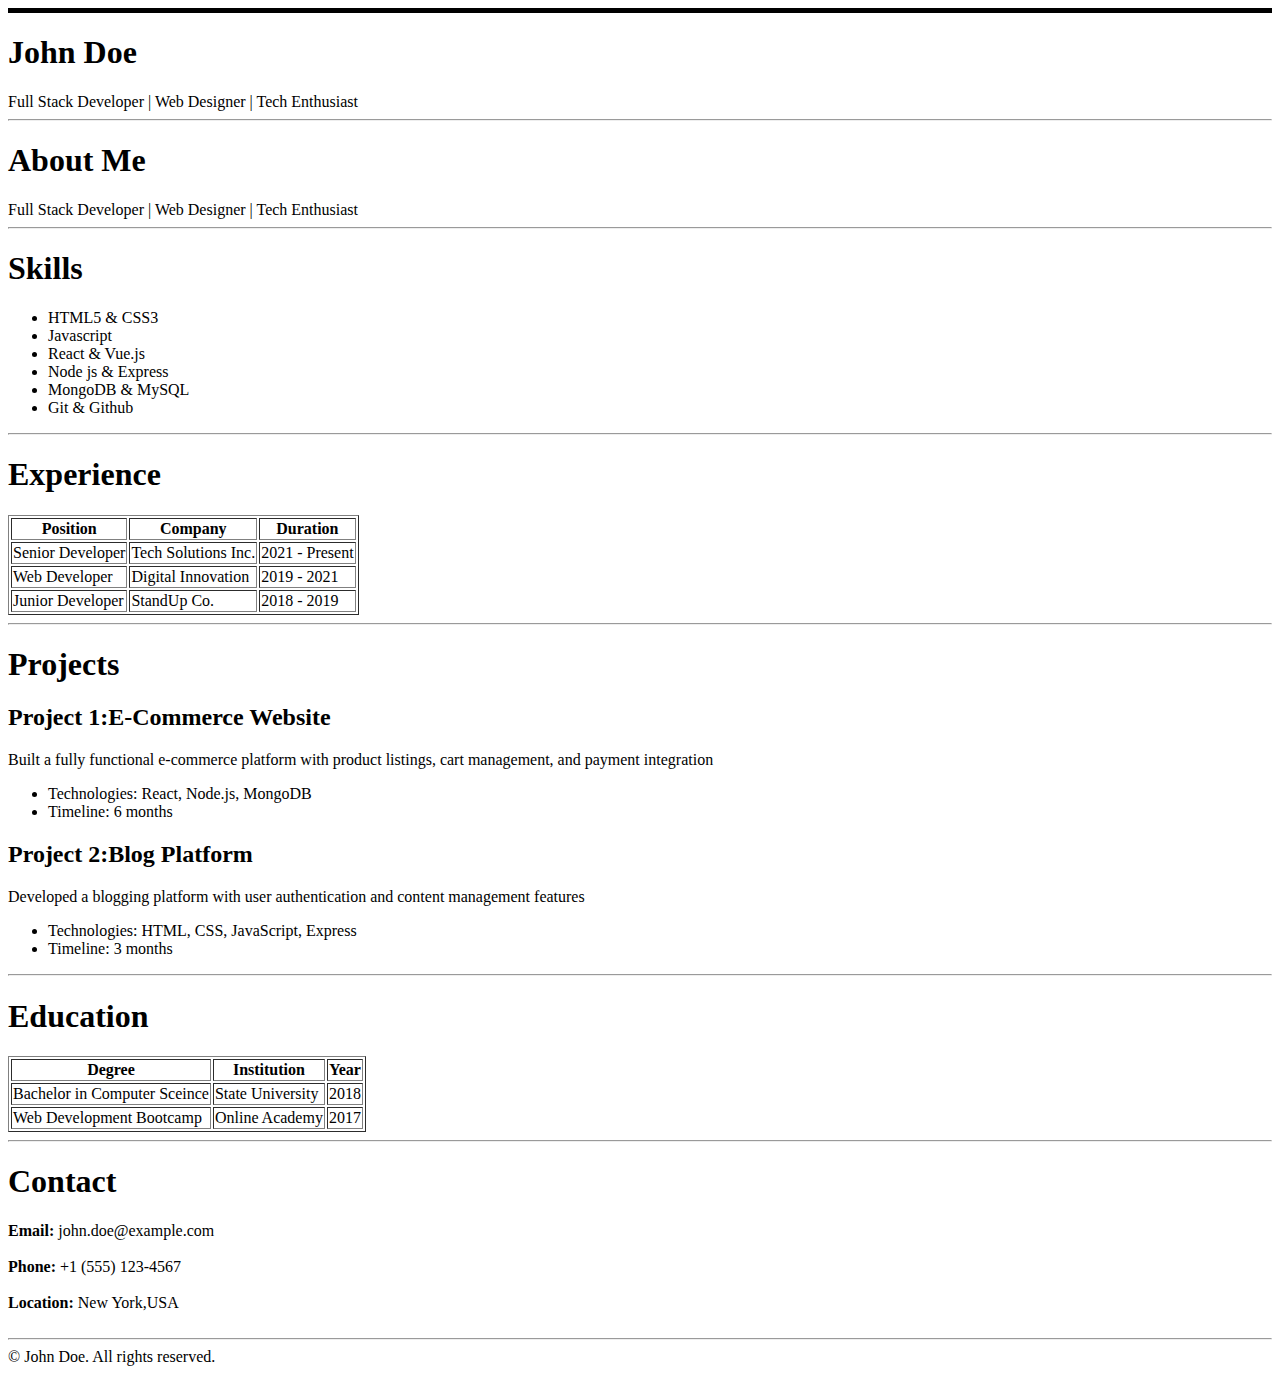
<file: HTML_page/resume.html>
<!DOCTYPE html>
<html lang="en">
<head>
    <meta charset="UTF-8">
    <meta name="viewport" content="width=device-width, initial-scale=1.0">
    <title>Document</title>
</head>
<body>
   <hr size="5" color="black">
   <h1>
    John Doe
   </h1> 
   Full Stack Developer | Web Designer | Tech Enthusiast
   <hr>
   <h1>
    About Me
   </h1> 
   Full Stack Developer | Web Designer | Tech Enthusiast
   <hr>
    <h1>
    Skills
   </h1> 
   <ul>
    <li>HTML5 & CSS3</li>
    <li>Javascript</li>
    <li>React & Vue.js</li>
    <li>Node js & Express</li>
    <li>MongoDB & MySQL</li>
    <li>Git & Github</li>
   </ul>
   <hr>
   <h1>
    Experience
   </h1>
   <table border="1">
    <thead>
        <tr>
        <th>Position</th>
        <th>Company</th>
        <th>Duration</th>
        </tr>
    </thead>
    <tbody>
    <tr>
      <td>Senior Developer</td>
      <td>Tech Solutions Inc.</td>
      <td>2021 - Present</td>
    </tr>
    <tr>
      <td>Web Developer</td>
      <td>Digital Innovation</td>
      <td>2019 - 2021</td>
    </tr>
    <tr>
      <td>Junior Developer</td>
      <td>StandUp Co.</td>
      <td>2018 - 2019</td>
    </tr>
    </tbody>
   </table>
   <hr>
   <h1>
    Projects
   </h1>
   <h2>
    Project 1:E-Commerce Website
   </h2>
   Built a fully functional e-commerce platform with product listings, cart management, and payment integration
   <ul>
    <li>Technologies: React, Node.js, MongoDB</li>
    <li>Timeline: 6 months</li>
   </ul>
     <h2>
    Project 2:Blog Platform
   </h2>
   Developed a blogging platform with user authentication and content management features
   <ul>
    <li>Technologies: HTML, CSS, JavaScript, Express</li>
    <li>Timeline: 3 months</li>
   </ul>
   <hr>
    <h1>
    Education
   </h1>
   <table border="1">
    <thead>
        <tr>
        <th>Degree</th>
        <th>Institution</th>
        <th>Year</th>
        </tr>
    </thead>
    <tbody>
    <tr>
      <td>Bachelor in Computer Sceince</td>
      <td>State University</td>
      <td>2018</td>
    </tr>
    <tr>
      <td>Web Development Bootcamp</td>
      <td>Online Academy</td>
      <td>2017</td>
    </tr>
    </tbody>
   </table>
   <hr>
   <h1>
    Contact
   </h1>
   <b>Email:</b> john.doe@example.com <br><br>
   <b>Phone:</b> +1 (555) 123-4567 <br><br>
   <b>Location:</b> New York,USA <br><br>
   <hr>
   &copy; John Doe. All rights reserved.
</body>
</html>
</file>
<file: css_assignment_01/assets/cursor-gothic/cursor-gothic.css>
@font-face {
    font-family: CursorGothic;
    src: url('./fonts/CursorGothic-Regular.woff2') format('woff2');
    font-display: swap;
    font-weight: 400;
    font-style: normal;
}

@font-face {
    font-family: CursorGothic;
    src: url('./fonts/CursorGothic-Italic.woff2') format('woff2');
    font-display: swap;
    font-weight: 400;
    font-style: italic;
}

@font-face {
    font-family: CursorGothic;
    src: url('./fonts/CursorGothic-Bold.woff2') format('woff2');
    font-display: swap;
    font-weight: 700;
    font-style: normal;
}

@font-face {
    font-family: CursorGothic;
    src: url('./fonts/CursorGothic-BoldItalic.woff2') format('woff2');
    font-display: swap;
    font-weight: 700;
    font-style: italic;
}
</file>
<file: css_assignment_01/styles.css>
:root{
    --accent-color: #edecec;
}

*{
    margin: 0;
    padding: 0;
    box-sizing: border-box;
    font-family: CursorGothic, sans-serif;
    color: var(--accent-color);
}


body{
    background-color: #14120b;
}

.outline-button{
    color: var(--accent-color);
    border: 1px solid rgb(174, 171, 171);
    border-radius: 30px;
    padding: 8px 14px;
    
}

.filled-button{
    background-color: var(--accent-color);
    border-radius: 30px;
    padding: 8px 14px;
    color: #14120b;

}

.site-header{
  position: fixed;
  background-color: #14120b;
}
 

.site-navbar{
    display: flex;
    align-items: center;
    justify-content: space-between;
    margin: 13px 25px;
    gap: 210px;
     

}

.nav-right{
    display: flex;
    align-items: center;
    justify-content: center;
    gap: 10px;
}

.nav-center{
    display: flex;
    align-items: center;
    justify-content: center;

}

.nav-links{
    padding: 0px 24px;
    text-decoration: none;
    color: var(--accent-color);
    font-family: inherit;
    font-size: 21px;
}

.hero{
    padding: 170px 30px 65px;
}

.hero-header{
  font-weight: 500;
  line-height: 1.2;
  max-width: 900px;
  text-wrap: balance;
  margin-bottom: 25px;
  font-size: 38px;
}

.hero-top{
    margin-bottom: 75px;
}

.hero-bottom{
    width: 100%;
    border-radius: 20px;
}

.hero-bottom img{
    border-radius: 20px;
    width: 100%;
}

.trusted-by{
    margin: 0px 30px 60px;
}

.trusted-by-paragraph{
    text-align: center;
    margin-bottom: 40px;
    font-size: 20px;
}

.logos-section{
    display: grid;
    grid-template-columns: repeat(4,1fr);
    grid-template-rows: repeat(2,1fr);
}

.logo-card{
    background-color: #1b1913;
    height: 65px;
    width: auto;
    display: flex;
    align-items: center;
    justify-content: center;
    margin: 5px 5px;
}

.logo-card img{
    height: 50px;
    width: auto;
}

.feature-section{
    display: grid;
    grid-template-rows: repeat(3,1fr);
    grid-template-columns: 1fr;
    padding-bottom: 70px;
}

.feature-card{
    display: grid;
    grid-template-columns: 1fr 2fr;
    grid-template-rows: 1fr;
}

.feature-card,
.usecase-card{
    height: 900px;
    background-color: #1b1913;
    margin-bottom: 40px;
    margin-right: 20px;
    margin-left: 20px;
}

.feature-card-reverse-grid{
    display: grid;
    grid-template-columns: 2fr 1fr;
    grid-template-rows:1fr;
}

.feature-card-image{
    height: 100%;
    width: 100%;
    padding: 30px;
    
}

.feature-card-image img{
    height: 100%;
    width: 100%;
    border-radius: 9px;
}

.feature-card-text{
    display: flex;
    flex-direction: column;
    align-items: flex-start;
    justify-content: center;
    margin-left: 30px;
}

.h3-heading {
    font-weight: 500;
    font-size: 40px;
    text-wrap: pretty;
}

.feature-card-paragraph{
    padding-top: 8px;
    font-size: 37px;
    text-wrap: pretty;
    color: rgb(119, 118, 118);
}

.feature-card-cta{
    padding-top: 26px;
    font-size: 26px;
    color: rgb(247, 3, 3);
}

.testimonial-section{
    padding: 70px 20px;

}

.testimonial-header{
    text-align: center;
    font-weight: 500;
    font-size: 50px;
}

.testimonial-cards{
    padding-top: 20px;
    display: grid;
    grid-template-columns: repeat(3, 1fr);
    grid-template-rows: repeat(2, 1fr);
}

.testimonial-card{
    margin: 10px;
    padding-left: 17px;
    background-color: #1b1913;
    border-radius: 10px; 
    display: flex;
    flex-direction: column;
    justify-content: space-between;
    height: 300px;
    
}

.testimonial-card-text{
    font-size: 22px;
    text-wrap: balance;
    padding: 10px;
}

.testimonial-by{
   display: flex;
   gap: 10px;
   padding: 15px;
}

.testimonial-by img{
    height: 60px;
}

.testimonial-by-brand{
    font-weight: 100;
    font-size: 20px;
}

.testimonial-by-name{
   font-weight: 100;
    font-size: 20px;
}

.use-case{
    margin: 90px 20px;
}

.usecase-card{
    padding: 20px;
    margin: 30px 0px;
}

.usecase-image{
    padding: 20px 0px;
    border-radius: 10px;
    height: 80%;
    overflow: hidden;

}

.usecase-image img{
    height: 100%;
    width: 100%;
    border-radius: 10px;
}

.changelog{
    margin: 200px 20px 0px 20px;
}

.change-info-grid{
    display: grid;
    grid-template-columns: repeat(4,1fr);
    grid-template-rows: 1fr;
    margin-top: 40px;
}

.change-info-card{
    background-color: #1b1913;
    height: 200px;
    width: 332px;
    padding: 25px;
}

.change-info-card-top{
    font-size: 20px;
    display: flex;
    gap: 20px;
    align-items: center;
    padding-bottom: 20px;
}

.version-pill{
    color: rgb(119, 118, 118);
    border: 2px solid rgb(119, 118, 118);
    border-radius: 30px;
    padding: 2px 15px;
}

.change-date{
    color: rgb(119, 118, 118);
    font-size: 25px;
}

.change-description{
    font-size: 23px;
}

.about-team{
    margin-top: 150px;
    margin-bottom: 300px;
}

.final-cta{
    display: flex;
    flex-direction: column;
    align-items: center;
    justify-content: center;
    padding: 30px;
    margin-bottom: 100px;
}

.final-cta-text{
    font-size: 120px;
    font-weight: 500;
}

.final-cta-button{
    font-size: 30px;
    font-weight: 200;
    border-radius: 80px;
    padding: 15px 40px;
    margin: 30px;
}

.footer-grid{
    display: grid;
    grid-template-columns: repeat(5,1fr);
    margin: 30px;
}

.footer-grid-item{
    display: flex;
    flex-direction: column;
    gap: 10px;
    font-size: 20px;
    line-height: 1.7;
}

.footer-grid-item-heading{
  font-weight: 500;
  color:  rgb(119, 118, 118);
    
}

.footer-end{
    display: flex;
    align-items: center;
    justify-content: space-between;
    margin-left: 40px;
    margin-right: 20px;
    margin-top: 100px;
    margin-bottom: 70px;
}

.footer-end-left{
    display: flex;
    align-items: center;
    gap: 15px;
    font-size: 22px;
}

.footer-end-left-text{
  color:  rgb(119, 118, 118);
}

.footer-end-center{
    font-size: 0.8rem;

}

.footer-end-right{
     background-color: lab(2.43% -0.12 -0.47 / 0.057);
     border: none;
     border-radius: 30px;
     display: flex;
     align-items: center;
     gap: 8px;
}

.footer-end-right-icon{
   font-size: 0.8rem;
}
</file>
<file: css_assignment_02/styles.css>
*{
    margin: 0;
    padding: 0;
    box-sizing: border-box;
    font-family: 'Inter', sans-serif;
}

:root {
  --accent-color: lab(51.3415% -41.5657 15.3527);
}


.background-image{
     background-image: url("assets/background.png");
    background-size: cover;

}

.site-header {
    position: fixed;
    width: 100%;
    z-index: 10;
}

.nav-center-item{
    font-size: 15px;
}

.nav-bar{
    display: flex;
    justify-content: space-around;
    margin: 15px;
    width: 80%;
    margin: 20px auto;

}

.nav-center-container{
    display: flex;
    justify-content: space-between;
    gap: 20px;
    color: #ffffff;
   
}

.clickable-item{
    cursor: pointer;
}

.nav-right-container{
  display: flex;
  justify-content: space-between;
  gap: 25px;
}

.logo{
    height: 23px;
    
}

.filled-button,
.outline-button {
  padding: 8px 16px;
  border-radius: 20px;
}

.filled-button{
    background-color: #ffffff;
    color: #121211;
    border: none;
}

.outline-button{
    background-color: #ffffff15;
    color:  #ffffff;
    border: 1px solid lab(2.42579% -.165291 -.470081 / .15);
}

.hero{
    padding-top: 90px;
    min-height: 100vh;
    display: flex;
    flex-direction: column;
    align-items: center;
    justify-content: center;
    
}

.hero-svg-icon{
  font-family: FontAwesome;
  font-size: 2.5vh;
  margin-right: 0.3vh;
}

.hero-button{
    background-color: #00000015;
    color:  #ffffff;
    border: none;
    border-radius: 25vh;
    display: flex;
    align-items: center;
    justify-content: space-between;
    min-height: 2vh;
    width: 57vh;
    margin: 6vh;
}

.hero-button-badge{
    background-color: #0c8c5e;
    margin: 0.7vh 0.7vh;
    line-height: 1;
    border-radius: 999px;
    border: none;
    color: #ffffff;
    font-size: 1.7vh;
    
}

.hero-button-text{
    font-size: 2vh;
}


.hero-button-item
{
    padding: 0.7vh;
}

.hero-header{
    color: #ffffff;
    font-size: 6vh;
}

.hero-paragraph{
    margin: 5vh;
    color: #ffffff;
    font-size: 2.5vh;
    max-width: 29.5rem;
    text-align: center;
}

.hero-bottom{
    max-width: 100%;
    position: relative;

}

.hero-searchbar{
    background-color: #cac0c05d;
    border: none;
    border-radius: 999px;
    min-height: 5vh;
    width: 100%;
    padding-left:10px ;

    padding: 2vh;
}

.hero-searchbar::placeholder{
    color: #ffffff8b;
}

.hero-searchbar-button{
    position: absolute;
    right: 0;
    font-size: 2.2vh;
    transform: translateX(-5%);
    top: 8%;
}

.hero-card{
  width: 100%;
  display: block;
}

.hero-card-container{
      margin-top: 9vh;
  border-radius: 20px;
  background: white;
  
  box-shadow:
    400px 380px 105px #ffffff,
   -400px 380px 105px #ffffff; 
  
   overflow: hidden;

}

.logo-grid{
    display: grid;
    grid-template-columns: repeat(4,1fr);
    grid-template-rows: repeat(2,1fr);
    border: 1 px solid red;
    margin: 11vh;
}

.customer-logo{
    display: flex;
    align-items: center;
    justify-content: center;
    size: 2vh;
}

.feature-highlights-top{
    display: flex;
    flex-direction: column;
    justify-content: center;
    align-items: center;
    margin: 20vh;
}

.feature-highlights-header{
    font-size: 40px;
}

.feature-highlights-paragraph{
    max-width: 36rem;
    text-align: center;
    font-size: 16px;
}

.feature-highlights-cards{
    display: flex;
    flex-direction: column;
    justify-content: center;
    align-items: center;

}

.card{
    height: 70vh;
    width: 40%;
    margin: 15px;
    border-radius: 30px;
    border: 2px solid lab(2.42579% -.165291 -.470081 / .07);
}

.feature-top-cards{
    display: flex;
    justify-content: center;

}

.feature-card-text{
    margin: 20px;
}

.feature-card-top-text{
    color: var(--accent-color);
    font-size: 0.75rem;
}

.feature-card-header{
  font-size: 2rem;
}

.feature-card-paragraph{
    font-size: 1rem;
}

.card-image{
  width: 80%;
  height: 100%;
}

.card img {
  max-width: 100%;
  height: auto;
  display: block;
}

.enterprise-features{
    background-color: lab(2.42579% -.165291 -.470081/.03);
    padding: 96px 150px;

}

.enterprise-top-section{
    display: flex;
    justify-content: space-between;
    width: 80%;
    margin-left: 20px;
   
}

.enterprise-top-section-left{
    display: grid;
    grid-template-columns: 1fr;
    grid-template-rows: 0.5fr 1.5fr 1.2fr;

}

.enterprise-section-bottom-left{
    margin-top: 10px;
}

.enterprise-top-section-right{
    display: flex;
    align-items: flex-end;
    margin-left: 55px;
    margin-bottom: 25px;
}

.feature-blocks{
    display: flex;
    justify-content: center;
    gap: 170px;
    margin-top: 50px;
}


.feature-block-img {
  width: 30px;
  height: auto;
}

.feature-heading{
    margin-top: 20px;
    margin-bottom: 20px;
}

.feature-bottom-paragraph{
    color: lab(2.42579% -.165291 -.470081 / .8);
}

.customer-stories{
    margin-top: 30px;
    border-radius: 30px;
    transition: filter 0.3s ease;
}

.customer-stories:hover{
    filter:brightness(0.8);
}

.customer-story{
    border-radius: 30px;
    position: absolute;
    z-index: -1;
   
}

.customer-story-text-top{
    color: white;
    padding: 70px;
}

.customer-story-text-heading{
    margin-top: 20px;
    margin-bottom: 40px;
}

.customer-story-text-bottom{
    display: flex;
    align-items: flex-end;
    justify-content: flex-start;
    height: 200px;
    gap: 30px;
    padding-bottom: 50px;
    padding-left: 65px;

}

.customer-story-text-bottom-left{
    color: #ffffff;
    padding-bottom: 20px;

}

.customer-story-text-bottom-right{
    color: #ffffff;

}

.customer-buttons{
    display: grid;
    grid-template-columns: repeat(5,1fr);
    grid-template-rows: 1fr;
    padding-top: 70px;
    padding-bottom: 40px;
}

.customer-button{
    cursor: pointer;
    z-index: 5;
}

.customers-section{
    display: flex;
    flex-direction: column;
    align-items: center;
    justify-content: center;
    margin-top: 50px;
    margin-bottom: 150px;
}

.customers-top-section{
    display: flex;
    flex-direction: column;
    justify-content: center;
    align-items: center;

}

.customers-bottom-section{
    display: flex;
    gap:12px;
    width: 70%;
    margin-left: 100px;
}

.customers-bottom-section img{
   width: 350px;
   height: auto;
   border-radius: 20px;


}

.customers-section-text{
   padding-top: 20px;
   padding-bottom: 25px;
   font-size: 14px;
}

.customers-section-bottom-text{
    font-size: 12px;
    color: rgb(106, 101, 101);
}

.customers-section-bottom-text:hover{
    color: var(--accent-color);
    cursor: pointer;

}

.customers-bottom-section{
    transition: filter 0.3s ease;
}

.customer-card:hover{
   filter:brightness(0.8);
}

.arrow-svgs{
    display: flex;
    justify-content: center;
    align-items: center;
    padding-top: 50px;
}

.final-cta-section{
    display: flex;
    flex-direction: column;
    align-items: center;
    margin-bottom: 50px;

    
}

.final-cta-section-heading{
    font-size: 40px;
}

.final-cta-section-text{
    padding-top: 20px;
    padding-bottom: 20px;
    font-size: 1rem;
}

.final-ctas{
    display: flex;
    gap: 10px;
    padding-bottom: 20px;
}

.price-details-icon-card{
    border: 2px solid lab(2.42579% -.165291 -.470081 / .07);
    border-radius: 10px;
    height: 50px;
    width: 50px;
    display: flex;
    align-items: center;
    justify-content: center;
}

.price-details-icon-card img{
    height: 30px;
    width: 30px;
}

.final-cta-section-bottom{
    display: flex;
    justify-content: center;
    align-items: center;
    gap: 25px;
    padding-top: 20px;
}

.price-details{
    display: flex;
    flex-direction: column;
    justify-content: center;
    align-items: center;
    padding: 50px;
    
}

.price-details-paragraph{
    padding-top: 10px;
    padding-bottom: 20px;
    font-size: 15px;
}

.price-details-header{
    padding-top: 30px;
}

.price-details-button{
    font-size: 0.85rem;
    color: var(--accent-color);
}

.footer-card{
    border: 1px solid lab(2.42579% -.165291 -.470081 / .07);
    height:max-content;
    width: 95%;
    margin:23px;
    border-top: 0px;
    margin-top: 0px;
}

.mintlify-links{
    display: flex;
    justify-content: space-between;
    align-items: center;
    padding: 50px;
    padding-bottom: 10px;
    border-bottom: 1px solid lab(2.42579% -.165291 -.470081 / .07);
}

.other-links{
    display: flex;
    justify-content: space-evenly;
    align-items: center;
}

.footer-grid{
    display: grid;
    grid-template-columns: repeat(5,1fr);
    margin: 30px;
}

.footer-grid-item{
    display: flex;
    flex-direction: column;
    gap: 10px;
}


.footer-hr{
    border-color: lab(2.42579% -.165291 -.470081 / .07);
}

.footer-grid-item-heading{
    font-size: 0.9rem;
    color: lab(2.42579% -.165291 -.470081 / .5);
    padding-left: 5px;
}

.footer-grid-link{
    font-size: 0.79rem;
    border-radius: 18px;
    width:fit-content;
    padding: 5px;
}

.footer-grid-link:hover{

    background-color:lab(2.43% -0.12 -0.47 / 0.057);

}



.footer-security-section{
    padding: 50px;
    font-size: 0.8rem;
}

.footer-end{
    display: flex;
    align-items: center;
    justify-content: space-between;
    width: 90%;
    margin: 0 auto;
    margin-top: 20px;
    margin-bottom: 70px;
}

.footer-end-text{
    background-color: lab(2.43% -0.12 -0.47 / 0.057);
    border: none;
    border-radius: 30px;
    width:fit-content;
    padding: 10px;
    font-size: 0.8rem;
}

.footer-end-center{
    font-size: 0.8rem;

}

.footer-end-right{
     background-color: lab(2.43% -0.12 -0.47 / 0.057);
     border: none;
     border-radius: 30px;
     display: flex;
     align-items: center;
     gap: 8px;
}

.footer-end-right-icon{
   font-size: 0.8rem;
}
</file>
